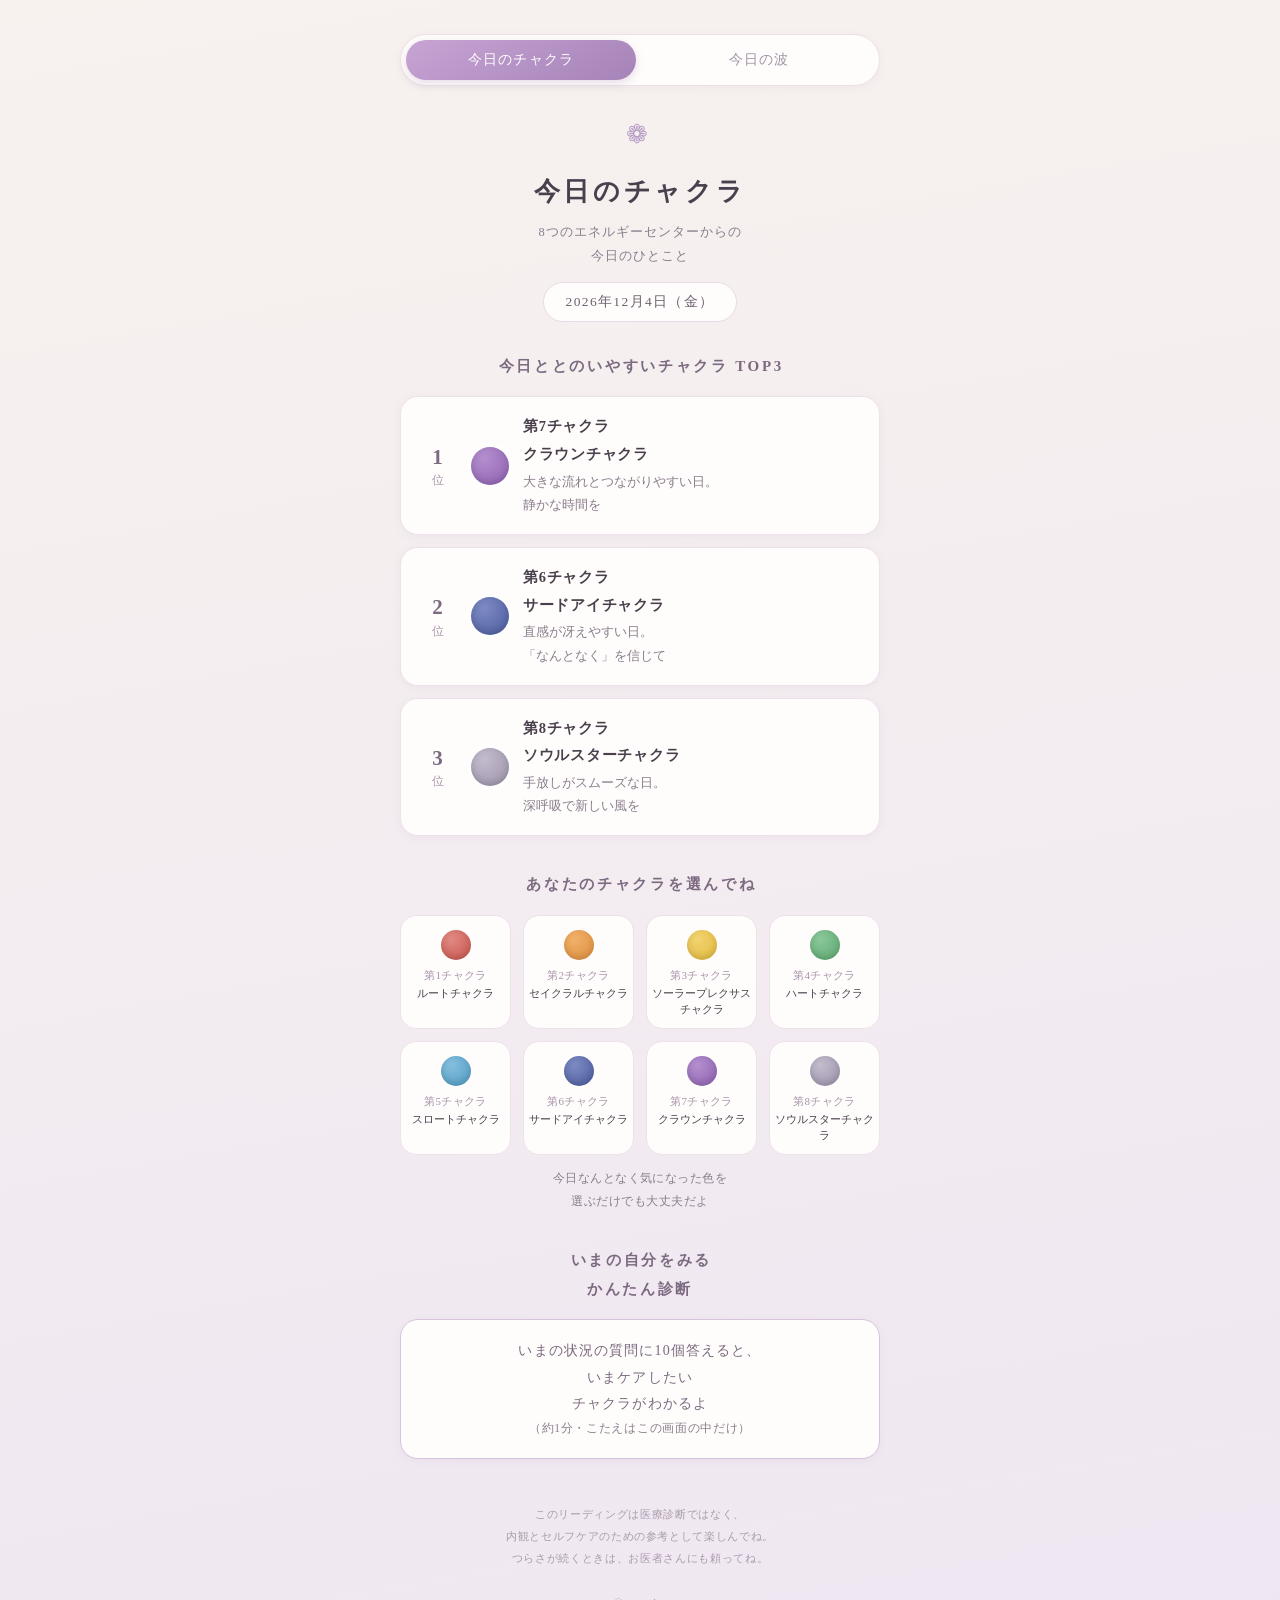
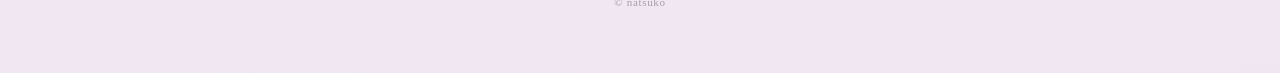
<file: index.html>
<!doctype html>
<html lang="ja">
<head>
<meta charset="utf-8">
<meta name="viewport" content="width=device-width, initial-scale=1">
<title>今日のチャクラ／今日の波｜なつこ式リーディング</title>
<meta name="description" content="8つのチャクラから届く、今日のひとこと。やさしい全肯定のチャクラだより。">
<style>
  :root{
    --bg1:#f7f2ee; --bg2:#efe6f2;
    --ink:#4a3f4c; --ink-soft:#8a7d8d;
    --card:#fffdfb; --line:#e8dde4;
  }
  *{margin:0;padding:0;box-sizing:border-box;}
  body{
    font-family:"Hiragino Mincho ProN","Yu Mincho","BIZ UDMincho",serif;
    background:linear-gradient(170deg,var(--bg1) 0%,var(--bg2) 100%);
    color:var(--ink); min-height:100vh; line-height:1.9;
    -webkit-font-smoothing:antialiased;
  }
  .wrap{max-width:520px;margin:0 auto;padding:34px 20px 60px;}

  /* ---- header ---- */
  header{text-align:center;margin-bottom:30px;}
  .lotus{font-size:26px;letter-spacing:6px;color:#b79cc6;}
  h1{font-size:26px;font-weight:600;letter-spacing:.14em;margin:8px 0 4px;}
  .subtitle{font-size:12.5px;color:var(--ink-soft);letter-spacing:.08em;}
  .today{margin-top:14px;display:inline-block;background:var(--card);
    border:1px solid #e6dbe8;border-radius:999px;padding:6px 22px;
    font-size:13.5px;letter-spacing:.1em;color:#6d5f70;}

  /* ---- section ---- */
  section{margin-bottom:34px;}
  .sec-title{font-size:15px;letter-spacing:.18em;text-align:center;color:#7c6a80;margin-bottom:16px;}
  .sec-title{text-indent:.18em;}

  /* ---- ranking ---- */
  .rank-card{background:var(--card);border:1px solid #eee2ea;border-radius:18px;
    padding:16px 18px;margin-bottom:12px;display:flex;align-items:center;gap:14px;
    box-shadow:0 2px 10px rgba(120,90,130,.06);}
  .rank-no{font-size:12px;color:#a793ab;letter-spacing:.08em;min-width:38px;text-align:center;line-height:1.4;}
  .rank-no strong{display:block;font-size:21px;color:#7c6a80;}
  .rank-dot{width:38px;height:38px;border-radius:50%;flex-shrink:0;
    box-shadow:inset 0 -3px 6px rgba(0,0,0,.12), 0 0 0 4px rgba(255,255,255,.7);}
  .rank-body{flex:1;}
  .rank-name{font-size:14.5px;font-weight:600;letter-spacing:.05em;}
  .rank-text{font-size:12.5px;color:var(--ink-soft);margin-top:2px;}

  /* ---- chakra chips ---- */
  .chips{display:grid;grid-template-columns:repeat(4,1fr);gap:12px;align-items:stretch;}
  .chip{background:var(--card);border:1px solid #eee2ea;border-radius:16px;
    padding:12px 4px 10px;text-align:center;cursor:pointer;transition:.2s;
    font-family:inherit;display:flex;flex-direction:column;align-items:center;}
  .chip:hover{transform:translateY(-2px);box-shadow:0 4px 14px rgba(120,90,130,.12);}
  .chip.active{border-color:#c9a9d6;box-shadow:0 4px 14px rgba(150,100,170,.18);}
  .chip .c-dot{width:30px;height:30px;border-radius:50%;margin:2px auto 8px;flex-shrink:0;
    box-shadow:inset 0 -3px 6px rgba(0,0,0,.12);}
  .chip .c-num{font-size:11px;color:#a793ab;letter-spacing:.03em;white-space:nowrap;}
  .chip .c-name{font-size:11px;color:var(--ink);margin-top:2px;letter-spacing:0;line-height:1.5;}
  .chip .c-my{font-size:10px;color:#c98bb0;display:none;}
  .chip.is-my .c-my{display:block;}
  .hint{font-size:12px;color:var(--ink-soft);text-align:center;margin-top:12px;letter-spacing:.04em;}

  /* ---- detail ---- */
  #detail{display:none;}
  .d-card{background:var(--card);border-radius:22px;overflow:hidden;
    border:1px solid #eee2ea;box-shadow:0 6px 24px rgba(120,90,130,.10);}
  .d-head{padding:26px 24px 20px;text-align:center;color:#fff;position:relative;}
  .d-head .d-alias{font-size:11.5px;opacity:.9;letter-spacing:.14em;}
  .d-head h2{font-size:22px;font-weight:600;letter-spacing:.1em;margin:4px 0 2px;}
  .d-head .d-sanskrit{font-size:12px;opacity:.85;letter-spacing:.1em;}
  .d-head .d-place{display:inline-block;margin-top:10px;font-size:11.5px;
    background:rgba(255,255,255,.22);border-radius:999px;padding:3px 14px;letter-spacing:.06em;}
  .d-body{padding:24px 22px 26px;}
  .d-keywords{text-align:center;font-size:12px;color:var(--ink-soft);letter-spacing:.1em;margin-bottom:18px;}
  .d-msg-label{font-size:12.5px;letter-spacing:.16em;color:#a084a8;text-align:center;margin-bottom:10px;}
  .d-msg{font-size:15.5px;line-height:2.15;background:#faf6f2;border-radius:14px;
    padding:18px 18px;letter-spacing:.02em;}
  .d-sub{margin-top:22px;}
  .d-sub h3{font-size:13px;letter-spacing:.14em;color:#7c6a80;margin-bottom:10px;text-align:center;}
  .sign-cols{display:grid;grid-template-columns:1fr 1fr;gap:10px;font-size:12px;}
  .sign-box{background:#faf6f2;border-radius:12px;padding:12px 12px;}
  .sign-box b{display:block;font-size:11.5px;color:#a084a8;margin-bottom:6px;letter-spacing:.08em;font-weight:600;}
  .sign-box ul{list-style:none;}
  .sign-box li{padding-left:1em;text-indent:-1em;color:#6d5f70;line-height:1.8;}
  .sign-box li::before{content:"・";color:#c9b6d3;}
  .care-grid{display:grid;grid-template-columns:1fr 1fr;gap:10px;}
  .care{background:#faf6f2;border-radius:12px;padding:12px 12px;font-size:12px;}
  .care b{display:block;font-size:11.5px;color:#a084a8;letter-spacing:.06em;margin-bottom:4px;font-weight:600;}
  .care span{color:#6d5f70;line-height:1.75;display:block;}
  .my-btn{display:block;width:100%;margin-top:22px;background:none;
    border:1px solid #d7c3de;color:#8b6f94;border-radius:999px;padding:11px;
    font-size:13px;letter-spacing:.12em;cursor:pointer;font-family:inherit;transition:.2s;}
  .my-btn:hover{background:#f4ecf6;}
  .my-btn.registered{border-color:#c98bb0;color:#c06a9c;}

  footer{margin-top:44px;text-align:center;font-size:11px;color:#a99cab;
    letter-spacing:.06em;line-height:2;}

  /* ---- diagnosis ---- */
  .diag-open-btn{display:block;width:100%;background:var(--card);
    border:1px solid #d7c3de;color:#7c6a80;border-radius:18px;padding:18px 16px;
    font-size:14px;letter-spacing:.08em;cursor:pointer;font-family:inherit;
    transition:.2s;line-height:1.9;box-shadow:0 2px 10px rgba(120,90,130,.06);}
  .diag-open-btn:hover{transform:translateY(-2px);box-shadow:0 4px 14px rgba(120,90,130,.14);}
  .diag-open-btn small{display:block;font-size:11.5px;color:var(--ink-soft);letter-spacing:.06em;}
  #diagBody{display:none;}
  .q-card{background:var(--card);border:1px solid #eee2ea;border-radius:16px;
    padding:14px 16px;margin-bottom:10px;}
  .q-text{font-size:13.5px;line-height:1.9;letter-spacing:.02em;}
  .q-text b{color:#a084a8;font-weight:600;font-size:11.5px;margin-right:8px;}
  .q-opts{display:grid;grid-template-columns:1fr 1fr 1fr;gap:8px;margin-top:10px;}
  .q-opts button{background:#faf6f2;border:1px solid #eee2ea;border-radius:999px;
    padding:8px 4px;font-size:11.5px;color:#6d5f70;cursor:pointer;
    font-family:inherit;letter-spacing:.02em;transition:.15s;}
  .q-opts button.sel{background:#efe2f2;border-color:#c9a9d6;color:#7c5a86;}
  .diag-btn{display:block;width:100%;margin-top:14px;
    background:linear-gradient(150deg,#c8a4d4,#a583b8);color:#fff;border:none;
    border-radius:999px;padding:14px;font-size:14px;letter-spacing:.16em;
    cursor:pointer;font-family:inherit;box-shadow:0 4px 14px rgba(150,100,170,.25);transition:.2s;}
  .diag-btn:hover{transform:translateY(-1px);}
  .diag-note{font-size:11.5px;color:var(--ink-soft);text-align:center;margin-top:10px;letter-spacing:.04em;}
  #diagResult{display:none;margin-top:18px;}
  .dr-card{background:var(--card);border:1px solid #eee2ea;border-radius:20px;
    overflow:hidden;box-shadow:0 6px 24px rgba(120,90,130,.10);}
  .dr-head{padding:20px 20px 16px;text-align:center;color:#fff;}
  .dr-head .dr-label{font-size:11.5px;opacity:.92;letter-spacing:.14em;}
  .dr-head h3{font-size:19px;font-weight:600;letter-spacing:.08em;margin-top:4px;}
  .dr-body{padding:18px 20px 22px;}
  .dr-msg{font-size:14px;line-height:2.1;background:#faf6f2;border-radius:12px;padding:14px 16px;}
  .dr-second{font-size:12px;color:var(--ink-soft);text-align:center;margin-top:12px;letter-spacing:.04em;}
  .dr-jump{display:block;width:100%;margin-top:14px;background:none;
    border:1px solid #d7c3de;color:#8b6f94;border-radius:999px;padding:11px;
    font-size:12.5px;letter-spacing:.1em;cursor:pointer;font-family:inherit;transition:.2s;}
  .dr-jump:hover{background:#f4ecf6;}
  #drCareWrap{margin-top:18px;}
  .dr-care-title{font-size:12px;letter-spacing:.12em;color:#a084a8;text-align:center;margin-bottom:10px;}
  .dr-bridge{margin-top:20px;padding:16px 16px 14px;border-radius:14px;
    background:linear-gradient(160deg,#f7eef5,#f1ecf7);border:1px solid #ecdff0;
    font-size:12.5px;line-height:2;color:#7c6a80;text-align:center;letter-spacing:.02em;}
  .dr-bridge .dr-bridge-heart{font-size:15px;color:#c98bb0;display:block;margin-bottom:4px;}

  /* ---- タブ切り替え ---- */
  .tab-nav{display:flex;gap:8px;margin-bottom:24px;background:var(--card);
    border:1px solid #eee2ea;border-radius:999px;padding:5px;
    box-shadow:0 2px 10px rgba(120,90,130,.06);}
  .tab-btn{flex:1;border:none;background:none;font-family:inherit;
    font-size:13.5px;letter-spacing:.08em;color:#a093a5;padding:11px 4px;
    border-radius:999px;cursor:pointer;transition:.2s;}
  .tab-btn.active{background:linear-gradient(150deg,#c8a4d4,#a583b8);color:#fff;
    box-shadow:0 3px 10px rgba(150,100,170,.22);}
  #viewNami{display:none;}

  /* ---- 今日の波 ---- */
  .mark{font-size:24px;letter-spacing:6px;color:#9db4cf;}
  #birthView{display:none;}
  .birth-card{background:var(--card);border:1px solid #eee2ea;border-radius:20px;
    padding:26px 22px;box-shadow:0 4px 18px rgba(120,90,130,.08);text-align:center;}
  .birth-card p{font-size:13.5px;color:#6d5f70;margin-bottom:16px;line-height:2.1;}
  .birth-selects{display:flex;gap:8px;justify-content:center;margin-bottom:18px;}
  .birth-selects select{font-family:inherit;font-size:14px;color:var(--ink);
    background:#faf6f2;border:1px solid #e6dbe8;border-radius:12px;padding:10px 8px;}
  .birth-btn{display:block;width:100%;
    background:linear-gradient(150deg,#a8bcd8,#8f9fd0);color:#fff;border:none;
    border-radius:999px;padding:14px;font-size:14px;letter-spacing:.16em;
    cursor:pointer;font-family:inherit;box-shadow:0 4px 14px rgba(120,140,190,.25);transition:.2s;}
  .birth-btn:hover{transform:translateY(-1px);}
  .birth-note{font-size:11px;color:var(--ink-soft);margin-top:12px;letter-spacing:.04em;}
  #mainView{display:none;}
  .sign-line{text-align:center;font-size:12.5px;color:var(--ink-soft);
    letter-spacing:.1em;margin-bottom:22px;}
  .num-card{background:var(--card);border:1px solid #eee2ea;border-radius:22px;
    padding:24px 20px 20px;box-shadow:0 4px 18px rgba(120,90,130,.08);text-align:center;}
  .num-label{font-size:12px;letter-spacing:.16em;color:#a084a8;}
  .num-big{font-size:44px;font-weight:600;color:#7c6a80;line-height:1.3;}
  .num-keyword{font-size:15px;letter-spacing:.14em;color:var(--ink);margin-bottom:6px;}
  .wave-box{margin-top:14px;}
  .wave-box svg{width:100%;height:auto;display:block;}
  .wave-caption{font-size:11.5px;color:var(--ink-soft);margin-top:6px;letter-spacing:.06em;}
  .sky-grid{display:grid;grid-template-columns:1fr 1fr;gap:12px;}
  .sky-card{background:var(--card);border:1px solid #eee2ea;border-radius:18px;
    padding:16px 14px;text-align:center;box-shadow:0 2px 10px rgba(120,90,130,.06);}
  .sky-icon{font-size:26px;line-height:1.4;}
  .sky-name{font-size:13px;letter-spacing:.1em;color:var(--ink);margin:2px 0 6px;}
  .sky-text{font-size:11.5px;color:var(--ink-soft);line-height:1.9;text-align:left;}
  .msg-card{background:var(--card);border:1px solid #eee2ea;border-radius:20px;
    padding:20px 20px;box-shadow:0 2px 10px rgba(120,90,130,.06);}
  .msg-card + .msg-card{margin-top:12px;}
  .msg-head{font-size:12px;letter-spacing:.14em;color:#a084a8;text-align:center;margin-bottom:8px;}
  .msg-body{font-size:14px;line-height:2.15;letter-spacing:.02em;}
  .chakra-card{border-radius:22px;overflow:hidden;background:var(--card);
    border:1px solid #eee2ea;box-shadow:0 6px 24px rgba(120,90,130,.10);}
  .chakra-head{padding:20px 20px 16px;text-align:center;color:#fff;}
  .chakra-head .ch-label{font-size:11.5px;opacity:.92;letter-spacing:.14em;}
  .chakra-head h3{font-size:19px;font-weight:600;letter-spacing:.08em;margin-top:4px;}
  .chakra-head .ch-kw{font-size:11.5px;opacity:.9;letter-spacing:.1em;margin-top:2px;}
  .chakra-body{padding:18px 18px 20px;}
  .chakra-link{display:block;text-align:center;margin-top:14px;font-size:12px;
    color:#8b6f94;letter-spacing:.06em;cursor:pointer;}
  .bridge{margin-top:8px;padding:16px 16px 14px;border-radius:14px;
    background:linear-gradient(160deg,#f7eef5,#f1ecf7);border:1px solid #ecdff0;
    font-size:12.5px;line-height:2;color:#7c6a80;text-align:center;letter-spacing:.02em;}
  .bridge .bridge-heart{font-size:15px;color:#c98bb0;display:block;margin-bottom:4px;}

  /* ---- 自分への矢印ノート ---- */
  .note-card{background:var(--card);border:1px solid #eee2ea;border-radius:20px;
    padding:20px 18px;box-shadow:0 2px 10px rgba(120,90,130,.06);}
  .note-lead{font-size:12.5px;color:#6d5f70;line-height:2;margin-bottom:14px;text-align:center;}
  .note-field{display:block;margin-bottom:12px;}
  .note-field b{display:block;font-size:12px;color:#a084a8;letter-spacing:.1em;margin-bottom:4px;font-weight:600;}
  .note-field textarea{width:100%;font-family:inherit;font-size:13.5px;color:var(--ink);
    background:#faf6f2;border:1px solid #e6dbe8;border-radius:12px;padding:10px 12px;
    line-height:1.8;resize:vertical;}
  .note-field textarea::placeholder{color:#b9adbb;font-size:12px;}
  #noteResult{display:none;}
  .note-res-label{font-size:12px;letter-spacing:.14em;color:#a084a8;text-align:center;margin-bottom:12px;}
  .note-echo-row{background:#faf6f2;border-radius:12px;padding:10px 12px;margin-bottom:8px;font-size:13px;line-height:1.9;}
  .note-echo-row b{color:#a084a8;font-size:11.5px;letter-spacing:.08em;margin-right:8px;font-weight:600;}
  .note-echo-row span{color:var(--ink);white-space:pre-wrap;}
  .note-arrow-msg{font-size:13.5px;line-height:2.1;background:linear-gradient(160deg,#f7eef5,#f1ecf7);
    border-radius:12px;padding:14px 14px;margin-top:12px;}
  .note-practice{font-size:12px;color:#7c6a80;line-height:2;margin-top:12px;text-align:center;}
  .note-privacy{font-size:11px;color:#a99cab;text-align:center;margin-top:10px;letter-spacing:.04em;}
  .reset-line{text-align:center;margin-top:26px;}
  .reset-line button{background:none;border:none;font-family:inherit;
    font-size:11.5px;color:#a99cab;letter-spacing:.06em;cursor:pointer;text-decoration:underline;}
</style>
</head>
<body>
<div class="wrap">

  <nav class="tab-nav">
    <button type="button" id="tabChakra" class="tab-btn active">今日のチャクラ</button>
    <button type="button" id="tabNami" class="tab-btn">今日の波</button>
  </nav>

  <div id="viewChakra">

  <header>
    <div class="lotus">❁</div>
    <h1>今日のチャクラ</h1>
    <p class="subtitle">8つのエネルギーセンターからの<br>今日のひとこと</p>
    <div class="today" id="todayLabel"></div>
  </header>

  <section>
    <h2 class="sec-title">今日ととのいやすいチャクラ TOP3</h2>
    <div id="ranking"></div>
  </section>

  <section>
    <h2 class="sec-title">あなたのチャクラを選んでね</h2>
    <div class="chips" id="chips"></div>
    <p class="hint">今日なんとなく気になった色を<br>選ぶだけでも大丈夫だよ</p>
  </section>

  <section id="diagnosis">
    <h2 class="sec-title">いまの自分をみる<br>かんたん診断</h2>
    <button class="diag-open-btn" id="diagOpenBtn" type="button">
      いまの状況の質問に10個答えると、<br>いまケアしたい<br>チャクラがわかるよ
      <small>（約1分・こたえはこの画面の中だけ）</small>
    </button>
    <div id="diagBody">
      <div id="qList"></div>
      <button class="diag-btn" id="diagRunBtn" type="button">診断結果をみる</button>
      <p class="diag-note" id="diagNote">いまのあなたにいちばん近いものを、直感で選んでね</p>
      <div id="diagResult">
        <div class="dr-card">
          <div class="dr-head" id="drHead">
            <p class="dr-label">いまいちばんケアしてあげたいのは</p>
            <h3 id="drName"></h3>
          </div>
          <div class="dr-body">
            <p class="dr-msg" id="drMsg"></p>
            <div id="drCareWrap">
              <p class="dr-care-title">今日できる、やさしいセルフケア</p>
              <div class="care-grid" id="drCare"></div>
            </div>
            <p class="dr-second" id="drSecond"></p>
            <button class="dr-jump" id="drJump" type="button">このチャクラの「今日のひとこと」を見る</button>
            <div class="dr-bridge" id="drBridge">
              <span class="dr-bridge-heart">♡</span>
              この結果が、少し心に触れたなら。<br>
              よかったら、今日のあなたのチャクラを、<br>トークでそっと教えてね。<br>
              あなたのことを、もっと知れたら うれしいな。
            </div>
          </div>
        </div>
      </div>
    </div>
  </section>

  <section id="detail">
    <div class="d-card">
      <div class="d-head" id="dHead">
        <p class="d-alias" id="dAlias"></p>
        <h2 id="dName"></h2>
        <p class="d-sanskrit" id="dSanskrit"></p>
        <span class="d-place" id="dPlace"></span>
      </div>
      <div class="d-body">
        <p class="d-keywords" id="dKeywords"></p>

        <p class="d-msg-label">─ 今日のひとこと ─</p>
        <p class="d-msg" id="dMsg"></p>

        <div class="d-sub">
          <h3>このチャクラのサイン</h3>
          <div class="sign-cols">
            <div class="sign-box">
              <b>満ちているとき</b>
              <ul id="dOpen"></ul>
            </div>
            <div class="sign-box">
              <b>ゆらいでいるとき</b>
              <ul id="dClose"></ul>
            </div>
          </div>
        </div>

        <div class="d-sub">
          <h3>今日のセルフケア</h3>
          <div class="care-grid" id="dCare"></div>
        </div>

        <button class="my-btn" id="myBtn" type="button"></button>
      </div>
    </div>
  </section>

  <footer>
    このリーディングは医療診断ではなく、<br>
    内観とセルフケアのための参考として楽しんでね。<br>
    つらさが続くときは、お医者さんにも頼ってね。<br><br>
    © natsuko
  </footer>

  </div><!-- /viewChakra -->

  <div id="viewNami">
    <header>
      <div class="mark">〜</div>
      <h1>今日の波</h1>
      <p class="subtitle">なつこ式エネルギーリーディング</p>
      <div class="today" id="todayLabelNami"></div>
    </header>

    <div id="birthView">
      <div class="birth-card">
        <p>あなたの生まれた日から、<br>今日のエネルギーの波を読みます。<br>生年月日を教えてね。</p>
        <div class="birth-selects">
          <select id="selYear" aria-label="年"></select>
          <select id="selMonth" aria-label="月"></select>
          <select id="selDay" aria-label="日"></select>
        </div>
        <button class="birth-btn" id="birthBtn" type="button">今日の波をみる</button>
        <p class="birth-note">生年月日はあなたのスマホの中にだけ残ります。<br>どこにも送信されないから、安心してね。</p>
      </div>
    </div>

    <div id="mainView">
      <p class="sign-line" id="signLine"></p>

      <section>
        <div class="num-card">
          <p class="num-label">今日のあなたの数字</p>
          <p class="num-big" id="pdNum">-</p>
          <p class="num-keyword" id="pdKeyword"></p>
          <div class="wave-box">
            <svg id="waveSvg" viewBox="0 0 320 110" aria-label="あなたのエネルギーの波"></svg>
            <p class="wave-caption" id="waveCaption"></p>
          </div>
        </div>
      </section>

      <section>
        <h2 class="sec-title">今日の空模様</h2>
        <div class="sky-grid">
          <div class="sky-card">
            <div class="sky-icon" id="moonIcon"></div>
            <p class="sky-name" id="moonName"></p>
            <p class="sky-text" id="moonText"></p>
          </div>
          <div class="sky-card">
            <div class="sky-icon" id="planetIcon"></div>
            <p class="sky-name" id="planetName"></p>
            <p class="sky-text" id="planetText"></p>
          </div>
        </div>
      </section>

      <section>
        <h2 class="sec-title">今日のあなたへ</h2>
        <div class="msg-card">
          <p class="msg-body" id="mainMsg"></p>
        </div>
        <div class="msg-card">
          <p class="msg-head">今日はこう構えるとラク</p>
          <p class="msg-body" id="allowMsg"></p>
        </div>
        <div class="msg-card">
          <p class="msg-head">そっと挑戦してみること</p>
          <p class="msg-body" id="tryMsg"></p>
        </div>
      </section>

      <section>
        <h2 class="sec-title">今日整えたいチャクラ</h2>
        <div class="chakra-card">
          <div class="chakra-head" id="chHead">
            <p class="ch-label" id="chLabel">今日の波とつながっているのは</p>
            <h3 id="chName"></h3>
            <p class="ch-kw" id="chKw"></p>
          </div>
          <div class="chakra-body">
            <div class="care-grid" id="chCare"></div>
            <a class="chakra-link" id="namiToChakra" href="#">チャクラをもっと知りたい日は「今日のチャクラ」へ →</a>
          </div>
        </div>
      </section>

      <section>
        <h2 class="sec-title">今日の自分に、矢印を向ける</h2>
        <div class="note-card" id="noteInput">
          <p class="note-lead">今日の波を知ったら、最後はあなた自身へ。<br>いまの こころ・あたま・からだ にあるものを、<br>そのまま置いていってね。<br>正しい言葉じゃなくて大丈夫だよ。</p>
          <label class="note-field"><b>こころ（いまの気持ち）</b>
            <textarea id="noteKokoro" rows="2" placeholder="例：なんだかそわそわ。少しうれしい気もする"></textarea></label>
          <label class="note-field"><b>あたま（考えていること）</b>
            <textarea id="noteAtama" rows="2" placeholder="例：明日の予定のことが、ぐるぐるしてる"></textarea></label>
          <label class="note-field"><b>からだ（感じていること）</b>
            <textarea id="noteKarada" rows="2" placeholder="例：肩が重たい。目がつかれてる"></textarea></label>
          <button class="birth-btn" id="noteBtn" type="button">今日の矢印をつくる</button>
          <p class="note-privacy" id="noteHint">ぜんぶ書かなくても、ひとことだけでも大丈夫</p>
        </div>
        <div id="noteResult">
          <div class="note-card">
            <p class="note-res-label">今日、矢印を向けてあげたいあなた</p>
            <div id="noteEcho"></div>
            <p class="note-arrow-msg" id="noteArrowMsg"></p>
            <p class="note-practice">今日の合図：ふと思い出したら、深呼吸をひとつして、胸に手を当てる。<br>それが「自分に矢印を向ける」合図だよ。</p>
            <button class="dr-jump" id="noteEditBtn" type="button">書きなおす</button>
          </div>
        </div>
        <p class="note-privacy">書いたことはあなたのスマホの中にだけ残るよ。どこにも送信されないからね。</p>
      </section>

      <section>
        <div class="bridge">
          <span class="bridge-heart">♡</span>
          今日の波が、少し心に触れたなら。<br>
          よかったら、今日のあなたの数字を、<br>なつこAIにトークでそっと教えてね。<br>
          あなたのことを、もっと知れたら うれしいな。
        </div>
      </section>

      <div class="reset-line">
        <button type="button" id="resetBirth">生年月日をなおす</button>
      </div>
    </div>

    <footer>
      このリーディングは、毎日をやさしく過ごすための参考として楽しんでね。<br>
      未来を決めつけるものではないよ。<br>
      つらさが続くときは、お医者さんにも頼ってね。<br><br>
      © natsuko
    </footer>
  </div><!-- /viewNami -->

</div>

<script>
const CHAKRAS = [
  {
    no:1, name:"ルートチャクラ", alias:"第1チャクラ", sanskrit:"ムーラダーラ（根・支えるもの）",
    color:"#c9524a", light:"#e08a83",
    place:"尾てい骨のあたり", keywords:"安心 ・ 土台 ・ 生きる力",
    open:["地に足がついている","深いところからの安心感","生きる意欲が湧く"],
    close:["理由のない不安・あせり","からだが重い、疲れやすい","人の意見に流されやすい"],
    care:{
      food:"ゴボウやニンジンなどの根菜、トマトや赤いりんご。土の恵みをゆっくり味わって",
      stone:"ルビー、ヘマタイト、タイガーアイなど赤や茶色の石",
      aroma:"シダーウッド、パチュリ、ベチバー。深く重い香りが土台を支えてくれる",
      sound:"ソルフェジオ周波数 396Hz"
    },
    rankText:"安心の土台が育ちやすい日。あたたかい食事と休息を",
    msgs:[
      "今日は、あたたかいごはんをゆっくり食べることが、いちばんの魔法。ちゃんと食べて、ちゃんと眠る。それだけで土台は育っていくよ。",
      "不安が顔を出す日は、足の裏を感じてみて。地面はいつでも、あなたを支えてくれているよ。",
      "がんばって強くならなくて大丈夫。「ここにいていい」って感じられる場所に、少しだけ長くいてあげてね。",
      "今日のあなたに必要なのは、特別なことじゃなくて「いつもの安心」。お気に入りの場所で、ほっとひと息つこう。",
      "焦らなくていいよ。根っこが育つのは、いつも見えないところから。今日のあなたも、ちゃんと育ってる。"
    ]
  },
  {
    no:2, name:"セイクラルチャクラ", alias:"第2チャクラ", sanskrit:"スヴァディスターナ（甘さ）",
    color:"#e08e3c", light:"#f0b06a",
    place:"おへその下のあたり", keywords:"よろこび ・ 感情 ・ 創造",
    open:["人生を楽しいと感じられる","感情を素直に表現できる","小さなことにも喜びを見つけられる"],
    close:["楽しむことに罪悪感がある","感情にふたをしてしまう","なにかに頼りすぎてしまう"],
    care:{
      food:"オレンジやマンゴーなどのフルーツ。みずみずしさが心をゆるめてくれる",
      stone:"カーネリアン、シトリン、ムーンストーンなどオレンジ系の石",
      aroma:"ジャスミン、イランイラン。よろこびの感覚を思い出させてくれる香り",
      sound:"ソルフェジオ周波数 417Hz"
    },
    rankText:"よろこびのアンテナが敏感な日。「好き」を大切に",
    msgs:[
      "「楽しい」を選ぶことに、理由はいらないよ。今日は自分がよろこぶことを、ひとつだけ許してあげて。",
      "泣きたいときは泣いていいし、笑いたいときは笑っていい。感情に良いも悪いもないからね。",
      "今日は五感がよろこぶものを。おいしいもの、いい香り、好きな音楽。小さな「心地いい」が明日のエネルギーになるよ。",
      "がまんが続いていたら、それに気づけただけで花マル。今日は少しだけ、自分を甘やかしてみてね。",
      "あなたの「好き」は、あなただけのもの。誰かと比べなくていいんだよ。"
    ]
  },
  {
    no:3, name:"ソーラープレクサスチャクラ", alias:"第3チャクラ", sanskrit:"マニプーラ（光る宝石）",
    color:"#e3b93a", light:"#f2d372",
    place:"みぞおちのあたり", keywords:"自信 ・ 意志 ・ 勇気",
    open:["自分で決められる","自分に価値があると感じられる","前向きに一歩を踏み出せる"],
    close:["人任せにしてしまう","批判が必要以上に気になる","胃のあたりが重く感じる"],
    care:{
      food:"レモンやグレープフルーツ、バナナなど黄色い食材。消化にもやさしく",
      stone:"イエローオパール、サンストーン。太陽の力を貸してくれる石",
      aroma:"ジュニパー、グレープフルーツ。気持ちをすっきり軽くしてくれる香り",
      sound:"ソルフェジオ周波数 528Hz"
    },
    rankText:"自分で決める力が湧きやすい日。小さな一歩を",
    msgs:[
      "小さな「決める」を大切にする日。今日のお昼ごはん、着る服。自分で選べたら、それがもう自信の種だよ。",
      "誰かの正解より、あなたの本音。今日は「わたしはこう思う」を、心の中でつぶやくだけでもいいからね。",
      "うまくいかない日があっても、あなたの価値は1ミリも減らないよ。おなかを温めて、ゆっくりしてね。",
      "今日はほんの少し、勇気の日。ずっと気になっていたことに、一歩だけ近づいてみるのもいいかも。",
      "人に譲ってばかりだったな、と思ったら、今日はあなたの番。自分の気持ちを先に聞いてあげてね。"
    ]
  },
  {
    no:4, name:"ハートチャクラ", alias:"第4チャクラ", sanskrit:"アナハータ（衝突のない）",
    color:"#5aa86e", light:"#8cc79a",
    place:"胸の中央", keywords:"愛 ・ つながり ・ ゆるし",
    open:["ありのままの自分を受け入れられる","人のいいところが見える","与えることも受け取ることも心地いい"],
    close:["愛されているか不安になる","人と親密になるのがこわい","呼吸が浅くなっている"],
    care:{
      food:"ブロッコリーやほうれん草など緑の野菜。心とからだを整えてくれる",
      stone:"ローズクォーツ、エメラルド、ヒスイ。愛と癒しの石",
      aroma:"ローズ、ベルガモット。心をまるごとあたたかく包んでくれる香り",
      sound:"ソルフェジオ周波数 639Hz"
    },
    rankText:"心がひらきやすい日。「ありがとう」が循環するよ",
    msgs:[
      "深呼吸をひとつ。愛は空気みたいに、いつでもあなたのまわりにあるよ。",
      "今日は「ありがとう」をひとつ、声に出してみて。言った自分の胸が、いちばんあたたかくなるから。",
      "受け取ることも、愛のかたち。今日は素直に「うれしい」って受け取ってみてね。",
      "誰かに優しくできなかった日も、大丈夫。まずは自分に優しく。順番はそれでいいんだよ。",
      "人との距離に疲れたら、少し離れてもいい。離れることも、大切にすることのひとつだよ。"
    ]
  },
  {
    no:5, name:"スロートチャクラ", alias:"第5チャクラ", sanskrit:"ヴィシュダ（浄化）",
    color:"#4f9bc4", light:"#85bedd",
    place:"喉のあたり", keywords:"表現 ・ ことば ・ 正直",
    open:["本音を心地よく伝えられる","会話や創作が楽しい","声にハリがある"],
    close:["言いたいことを飲み込んでしまう","喉がつまる感じがする","本当の自分を出せていない気がする"],
    care:{
      food:"海藻や青魚、あたたかいハーブティー。ことばの通り道をうるおして",
      stone:"アクアマリン、ソーダライト、ターコイズなど青い石",
      aroma:"カモミール、ペパーミント。のどと心をすっと軽くしてくれる香り",
      sound:"ソルフェジオ周波数 741Hz"
    },
    rankText:"ことばが届きやすい日。本音をひとつ言葉に",
    msgs:[
      "言えなかった言葉があるなら、まずはノートに書いてみて。声にする前の練習も、立派な自己表現だよ。",
      "今日は「ほんとうはこうしたい」を、ひとつだけ言葉にしてみる日。小さな声でも、ちゃんと届くよ。",
      "のどが乾いたら、あたたかいハーブティーを。ことばの通り道を、やさしく潤してあげてね。",
      "うまく話せなくても大丈夫。あなたのペースで紡いだ言葉が、いちばんあなたらしいから。",
      "今日は好きな歌を口ずさんでみて。声を出すことそのものが、心の浄化になるよ。"
    ]
  },
  {
    no:6, name:"サードアイチャクラ", alias:"第6チャクラ", sanskrit:"アージュニャー（第三の目）",
    color:"#4a5a9e", light:"#7d8ac2",
    place:"眉間のあたり", keywords:"直感 ・ ビジョン ・ 知恵",
    open:["直感がすっと降りてくる","ものごとを落ち着いて見られる","美しいものに心が動く"],
    close:["考えすぎて頭が疲れている","集中しづらい","先のことばかり心配になる"],
    care:{
      food:"ブルーベリーやプルーンなど濃い青の食べもの。新鮮なお水も忘れずに",
      stone:"ラピスラズリ、アメジスト、カイヤナイトなど藍色の石",
      aroma:"ローズマリー、ジュニパー。頭をクリアにしてくれる香り",
      sound:"ソルフェジオ周波数 852Hz"
    },
    rankText:"直感が冴えやすい日。「なんとなく」を信じて",
    msgs:[
      "「なんとなくこっち」の感覚、今日は信じてみて。あなたの直感は、あなたの味方だよ。",
      "考えすぎて疲れたら、目を閉じて3回深呼吸。答えは静けさの中で待っていてくれるよ。",
      "今日は美しいものを見る日。空でも花でも絵でもいい。美しさは魂のごはんだからね。",
      "頭の中がぐるぐるする日は、紙に全部書き出してみて。見えてくるものがきっとあるよ。",
      "未来のことは、今わからなくて大丈夫。今日見えているものを、ただ丁寧に見つめてみてね。"
    ]
  },
  {
    no:7, name:"クラウンチャクラ", alias:"第7チャクラ", sanskrit:"サハスラーラ（千倍）",
    color:"#8d5fb0", light:"#b48fce",
    place:"頭のてっぺん", keywords:"霊性 ・ ゆだねる ・ 大いなる流れ",
    open:["大きな流れに守られている感覚がある","自分の人生の意味を感じられる","心が静かで満ちている"],
    close:["達成感や充実感が得られない","直感がにぶっている気がする","ひとりで抱え込んでいる"],
    care:{
      food:"白湯やデトックスティーで、からだの中を軽やかに。食べすぎない日もいいね",
      stone:"アメジスト、水晶。心とからだの調和をもたらす石",
      aroma:"フランキンセンス、ラベンダー。祈りの時間に寄り添う神聖な香り",
      sound:"ソルフェジオ周波数 963Hz"
    },
    rankText:"大きな流れとつながりやすい日。静かな時間を",
    msgs:[
      "がんばってもどうにもならないことは、いったん宇宙にお任せ。ゆだねることは、あきらめじゃないよ。",
      "今日は少しだけ静かな時間を。目を閉じるだけの1分が、あなたを深いところから整えてくれるよ。",
      "あなたがここにいること、それ自体に意味があるよ。何かを成し遂げなくても、存在そのものが尊いの。",
      "答えを急がなくていい日。空を見上げて、大きな流れの中にいる自分を感じてみてね。",
      "今日の出来事は、ぜんぶ必要なタイミングでやってくる。安心して、目の前のことをひとつずつね。"
    ]
  },
  {
    no:8, name:"ソウルスターチャクラ", alias:"第8チャクラ", sanskrit:"チャンドラ（月のチャクラ）",
    color:"#9a90a8", light:"#c3bccd",
    place:"頭上30cmほどの空間", keywords:"魂 ・ 宇宙とのつながり ・ 手放し",
    open:["すっと手放せる","深い充実感・至福感がある","不思議と導かれている感じがする"],
    close:["手放したいのに握りしめてしまう","新しい気づきが入ってこない","理屈で考えすぎてしまう"],
    care:{
      food:"自然の恵みをそのままに。無農薬の野菜や、新鮮な空気を胸いっぱいに",
      stone:"クリアクォーツ、ラブラドライト、グレームーンストーン",
      aroma:"ローズウッド、シダーウッド、ネロリ。8つのチャクラを統合してくれる香り",
      sound:"ソルフェジオ周波数 174Hz"
    },
    rankText:"手放しがスムーズな日。深呼吸で新しい風を",
    msgs:[
      "手放したいものがあるなら、「ありがとう」と一緒にそっと置いていこう。空いた場所に、新しい光が入ってくるよ。",
      "今日は窓を開けて、新しい空気を胸いっぱいに。あなたの魂も、深呼吸したがっているよ。",
      "あなたの中には、あなたよりずっと大きな知恵が流れてる。だから大丈夫、ちゃんと導かれてるよ。",
      "意味がわからない出来事も、あとから「あのためだったんだ」に変わることがある。今日は流れを信頼してみてね。",
      "何もしない時間も、魂にとっては大切なお仕事。ぼーっとする自分に、OKを出してあげてね。"
    ]
  }
];

/* ---- 日付シード（毎日同じ結果、日が変わると変わる） ---- */
const now = new Date();
const seedNum = now.getFullYear()*10000 + (now.getMonth()+1)*100 + now.getDate();
function mulberry32(a){
  return function(){
    a |= 0; a = a + 0x6D2B79F5 | 0;
    let t = Math.imul(a ^ a >>> 15, 1 | a);
    t = t + Math.imul(t ^ t >>> 7, 61 | t) ^ t;
    return ((t ^ t >>> 14) >>> 0) / 4294967296;
  };
}
const rand = mulberry32(seedNum);
const dayOfYear = Math.floor((now - new Date(now.getFullYear(),0,0)) / 86400000);

/* ---- 今日の日付表示 ---- */
const WEEK = ["日","月","火","水","木","金","土"];
document.getElementById("todayLabel").textContent =
  `${now.getFullYear()}年${now.getMonth()+1}月${now.getDate()}日（${WEEK[now.getDay()]}）`;

/* ---- ランキング TOP3 ---- */
const order = CHAKRAS.map((_,i)=>i);
for(let i=order.length-1;i>0;i--){
  const j = Math.floor(rand()*(i+1));
  [order[i],order[j]] = [order[j],order[i]];
}
const rankEl = document.getElementById("ranking");
order.slice(0,3).forEach((idx,pos)=>{
  const c = CHAKRAS[idx];
  const div = document.createElement("div");
  div.className = "rank-card";
  div.innerHTML = `
    <div class="rank-no"><strong>${pos+1}</strong>位</div>
    <div class="rank-dot" style="background:radial-gradient(circle at 35% 30%, ${c.light}, ${c.color})"></div>
    <div class="rank-body">
      <p class="rank-name">${c.alias}<br>${c.name}</p>
      <p class="rank-text">${c.rankText.replace("。", "。<br>")}</p>
    </div>`;
  div.style.cursor = "pointer";
  div.addEventListener("click", ()=>selectChakra(idx, true));
  rankEl.appendChild(div);
});

/* ---- チップ一覧 ---- */
const MY_KEY = "natsuko_my_chakra";
const chipsEl = document.getElementById("chips");
CHAKRAS.forEach((c,idx)=>{
  const b = document.createElement("button");
  b.type = "button";
  b.className = "chip";
  b.id = `chip-${idx}`;
  b.innerHTML = `
    <div class="c-dot" style="background:radial-gradient(circle at 35% 30%, ${c.light}, ${c.color})"></div>
    <div class="c-num">${c.alias}</div>
    <div class="c-name">${c.name}</div>
    <div class="c-my">♡ マイチャクラ</div>`;
  b.addEventListener("click", ()=>selectChakra(idx, true));
  chipsEl.appendChild(b);
});

/* ---- 詳細表示 ---- */
let currentIdx = null;
function selectChakra(idx, scroll){
  currentIdx = idx;
  const c = CHAKRAS[idx];
  document.querySelectorAll(".chip").forEach(el=>el.classList.remove("active"));
  document.getElementById(`chip-${idx}`).classList.add("active");

  document.getElementById("dHead").style.background =
    `linear-gradient(150deg, ${c.light} 0%, ${c.color} 100%)`;
  document.getElementById("dAlias").textContent = c.alias;
  document.getElementById("dName").textContent = c.name;
  document.getElementById("dSanskrit").textContent = c.sanskrit;
  document.getElementById("dPlace").textContent = `場所：${c.place}`;
  document.getElementById("dKeywords").textContent = c.keywords;

  const msg = c.msgs[(dayOfYear + idx*3) % c.msgs.length];
  document.getElementById("dMsg").textContent = msg;

  document.getElementById("dOpen").innerHTML  = c.open.map(t=>`<li>${t}</li>`).join("");
  document.getElementById("dClose").innerHTML = c.close.map(t=>`<li>${t}</li>`).join("");

  document.getElementById("dCare").innerHTML = `
    <div class="care"><b>たべもの</b><span>${c.care.food}</span></div>
    <div class="care"><b>パワーストーン</b><span>${c.care.stone}</span></div>
    <div class="care"><b>アロマ</b><span>${c.care.aroma}</span></div>
    <div class="care"><b>おと</b><span>${c.care.sound}</span></div>`;

  updateMyBtn();
  const d = document.getElementById("detail");
  d.style.display = "block";
  if(scroll) d.scrollIntoView({behavior:"smooth", block:"start"});
}

/* ---- マイチャクラ ---- */
function updateMyBtn(){
  const my = localStorage.getItem(MY_KEY);
  const btn = document.getElementById("myBtn");
  document.querySelectorAll(".chip").forEach((el,i)=>
    el.classList.toggle("is-my", String(i) === my));
  if(String(currentIdx) === my){
    btn.textContent = "♡ マイチャクラに登録済み（タップで解除）";
    btn.classList.add("registered");
  }else{
    btn.textContent = "このチャクラをマイチャクラにする";
    btn.classList.remove("registered");
  }
}
document.getElementById("myBtn").addEventListener("click", ()=>{
  const my = localStorage.getItem(MY_KEY);
  if(String(currentIdx) === my){
    localStorage.removeItem(MY_KEY);
  }else{
    localStorage.setItem(MY_KEY, String(currentIdx));
  }
  updateMyBtn();
});

/* ---- かんたん診断（10問） ---- */
const CARE_MSGS = [
  "安心の土台が、少しおつかれ気味かも。今日はあたたかいものを食べて、早めにおやすみ。それだけで根っこはちゃんと回復していくよ。",
  "よろこびのセンサーが、少しおやすみしているみたい。小さな「好き」「心地いい」をひとつだけ、自分に許してあげてね。",
  "自分軸が少しゆらいでいるみたい。今日のごはんや着る服など、小さなことを自分で決めるところから、ゆっくり取り戻していこうね。",
  "心が少しきゅっとなっているのかも。まずは深呼吸をひとつ。誰かにやさしくする前に、自分にやさしくするところから始めよう。",
  "ことばの通り道に、少しがまんがたまっているみたい。ノートに本音を書き出すだけでも、すーっと軽くなるよ。",
  "頭ががんばりすぎているみたい。目を閉じて深呼吸して、「なんとなく」の感覚に戻る時間を、少しだけつくってあげてね。",
  "大きな流れとのつながりを、見失いかけているのかも。静かな時間を少しだけ。ゆだねる練習を、今日からゆっくりね。",
  "手放しのタイミングが来ているみたい。「ありがとう」と一緒に、そっと置いていこう。空いた場所に、新しい光が入ってくるよ。"
];
const QUESTIONS = [
  { text:"なんとなく不安で、心がそわそわ落ち着かない", w:{0:1} },
  { text:"最近「楽しい」「うれしい」を感じることが減っている", w:{1:1} },
  { text:"気づいたら、人に合わせていることが多い", w:{2:1} },
  { text:"人とのつながりを感じられず、さみしさがある", w:{3:1} },
  { text:"言いたいことを飲み込んでしまうことが多い", w:{4:1} },
  { text:"頭の中で、考えごとがぐるぐる止まらない", w:{5:1} },
  { text:"なんのためにがんばっているのか、わからなくなるときがある", w:{6:1} },
  { text:"過去のことや終わったことを、つい握りしめてしまう", w:{7:1} },
  { text:"からだが重くて、疲れがぬけにくい", w:{0:0.5, 2:0.5} },
  { text:"呼吸が浅い気がする・胸やのどがつまる感じがある", w:{3:0.5, 4:0.5} }
];
const OPT_LABELS = ["あてはまる","すこし","あてはまらない"];
const OPT_VALUES = [2,1,0];
const answers = new Array(QUESTIONS.length).fill(null);

document.getElementById("diagOpenBtn").addEventListener("click", ()=>{
  document.getElementById("diagOpenBtn").style.display = "none";
  document.getElementById("diagBody").style.display = "block";
});

const qListEl = document.getElementById("qList");
QUESTIONS.forEach((q,qi)=>{
  const card = document.createElement("div");
  card.className = "q-card";
  const opts = OPT_LABELS.map((label,oi)=>
    `<button type="button" data-q="${qi}" data-o="${oi}">${label}</button>`).join("");
  card.innerHTML = `<p class="q-text"><b>Q${qi+1}</b>${q.text}</p><div class="q-opts">${opts}</div>`;
  qListEl.appendChild(card);
});
qListEl.addEventListener("click", e=>{
  const btn = e.target.closest("button[data-q]");
  if(!btn) return;
  const qi = +btn.dataset.q;
  answers[qi] = OPT_VALUES[+btn.dataset.o];
  btn.parentElement.querySelectorAll("button").forEach(b=>b.classList.remove("sel"));
  btn.classList.add("sel");
});

document.getElementById("diagRunBtn").addEventListener("click", ()=>{
  const note = document.getElementById("diagNote");
  const unanswered = answers.filter(a=>a===null).length;
  if(unanswered > 0){
    note.textContent = `あと${unanswered}問だけ、こたえを選んでみてね（どれを選んでも大丈夫だよ）`;
    return;
  }
  note.textContent = "いまのあなたにいちばん近いものを、直感で選んでね";

  const score = new Array(CHAKRAS.length).fill(0);
  const max   = new Array(CHAKRAS.length).fill(0);
  QUESTIONS.forEach((q,qi)=>{
    for(const [idx,w] of Object.entries(q.w)){
      score[idx] += answers[qi] * w;
      max[idx]   += 2 * w;
    }
  });
  const ratios = score.map((s,i)=> s / max[i]);
  const order = ratios.map((r,i)=>i).sort((a,b)=> ratios[b]-ratios[a]);
  const resEl = document.getElementById("diagResult");
  resEl.style.display = "block";

  const top = order[0], second = order[1];
  const drHead = document.getElementById("drHead");
  const drName = document.getElementById("drName");
  const drMsg  = document.getElementById("drMsg");
  const drSecondEl = document.getElementById("drSecond");
  const drJump = document.getElementById("drJump");

  if(ratios[top] === 0){
    drHead.style.background = "linear-gradient(150deg,#c8a4d4,#a583b8)";
    document.querySelector(".dr-label").textContent = "診断結果";
    drName.textContent = "どのチャクラも おだやか";
    drMsg.textContent = "いまのあなたは、8つのチャクラがどれも大きくゆらいでいないみたい。その調子で、今日も自分にやさしくね。";
    document.getElementById("drCareWrap").style.display = "none";
    drSecondEl.textContent = "";
    drJump.style.display = "none";
  }else{
    const c = CHAKRAS[top];
    drHead.style.background = `linear-gradient(150deg, ${c.light} 0%, ${c.color} 100%)`;
    document.querySelector(".dr-label").textContent = "いまいちばんケアしてあげたいのは";
    drName.textContent = `${c.alias}　${c.name}`;
    drMsg.textContent = CARE_MSGS[top];
    document.getElementById("drCareWrap").style.display = "block";
    document.getElementById("drCare").innerHTML = `
      <div class="care"><b>たべもの</b><span>${c.care.food}</span></div>
      <div class="care"><b>パワーストーン</b><span>${c.care.stone}</span></div>
      <div class="care"><b>アロマ</b><span>${c.care.aroma}</span></div>
      <div class="care"><b>おと</b><span>${c.care.sound}</span></div>`;
    drSecondEl.textContent = ratios[second] > 0
      ? `つぎにいたわってあげたいのは ${CHAKRAS[second].alias}（${CHAKRAS[second].name}）だよ`
      : "";
    drJump.style.display = "block";
    drJump.onclick = ()=>selectChakra(top, true);
  }
  resEl.scrollIntoView({behavior:"smooth", block:"nearest"});
});

/* ---- 初期表示：マイチャクラがあれば自動で開く ---- */
const saved = localStorage.getItem(MY_KEY);
if(saved !== null && CHAKRAS[+saved]){
  selectChakra(+saved, false);
}
</script>

<script>
(function(){
  /* ===== タブ切り替え ===== */
  const viewChakra = document.getElementById("viewChakra");
  const viewNami = document.getElementById("viewNami");
  const tabChakra = document.getElementById("tabChakra");
  const tabNami = document.getElementById("tabNami");
  const VIEW_KEY = "natsuko_last_view";
  function showView(which){
    const nami = which === "nami";
    viewChakra.style.display = nami ? "none" : "block";
    viewNami.style.display = nami ? "block" : "none";
    tabChakra.classList.toggle("active", !nami);
    tabNami.classList.toggle("active", nami);
    localStorage.setItem(VIEW_KEY, which);
    window.scrollTo({top:0, behavior:"smooth"});
  }
  tabChakra.addEventListener("click", ()=>showView("chakra"));
  tabNami.addEventListener("click", ()=>showView("nami"));

  /* ===== 今日の波（なつこ式：数秘×月×曜日の星×チャクラ） ===== */
  const PD_DATA = {
    1:{ keyword:"はじまりの日", wave:"芽吹き",
      msgs:[
        "今日は、あたらしい風が入ってくる日。大きなことじゃなくていいの。「ちょっとやってみようかな」の気持ちが、もう始まりだよ。",
        "まっさらなページが開く日。昨日までのことは、いったん横に置いて大丈夫。今日のあなたから始めていいんだよ。",
        "小さな「はじめて」と相性がいい日。新しい道で帰る、新しいお茶をいれる。それだけで波に乗れるよ。"],
      allows:[
        "そわそわしたら、それは動き出したいエネルギーのサイン。落ち着かない自分を責めなくて大丈夫。",
        "うまく始められなくても大丈夫。「始めたい」と思えたこと自体が、今日の花マルだよ。"],
      tries:[
        "気になっていたことに、5分だけ触れてみる。",
        "「いつかやりたい」を、ひとつだけ紙に書いてみる。"] },
    2:{ keyword:"よりそいの日", wave:"ゆっくり育つ",
      msgs:[
        "今日は、急がずゆっくりの日。自分の気持ちにも、人の気持ちにも、そっと耳をすませてみてね。",
        "ふたつの気持ちの間で揺れても大丈夫。揺れるのは、ちゃんと感じている証拠だよ。",
        "今日は「待つ」が上手にできる日。芽が出るまでの時間も、大切な育ちの時間だからね。"],
      allows:[
        "決められない日があってもいいの。今日は「決めない」を選んでいい日だよ。",
        "人に気をつかって疲れたら、そっと離れて深呼吸。やさしいあなたのままで大丈夫。"],
      tries:[
        "大切な人に、短い「ありがとう」を送ってみる。",
        "自分の気持ちを、ひとことだけ日記に書いてみる。"] },
    3:{ keyword:"はなひらく日", wave:"ひろがり",
      msgs:[
        "今日は、心が軽くなることをしていい日。楽しむことは、さぼることじゃないからね。",
        "あなたの中の子どもが、遊びたがっている日。ちょっとした寄り道が、いい風を運んでくるよ。",
        "言葉やアイデアがふくらみやすい日。思いついたことは、忘れないうちにメモしてあげてね。"],
      allows:[
        "ふざけたくなったら、それは元気が戻ってきたサイン。まじめじゃない時間も大切にね。",
        "集中できない日は、散らかる日じゃなくて、ひろがる日。そのままでいいよ。"],
      tries:[
        "好きな音楽を1曲、ちゃんと最後まで聴いてみる。",
        "くすっと笑えるものに、ひとつ触れてみる。"] },
    4:{ keyword:"ととのえの日", wave:"積みかさね",
      msgs:[
        "今日は、コツコツが気持ちいい日。ひとつずつ片づくたびに、心の中も整っていくよ。",
        "派手さはないけれど、土台が育つ大事な日。今日の小さな積み重ねが、未来のあなたを支えるよ。",
        "暮らしの足元を見てあげる日。引き出しひとつ、カバンの中ひとつで十分だよ。"],
      allows:[
        "思うように進まなくても大丈夫。ゆっくりは、ていねいの証だからね。",
        "「ちゃんとしなきゃ」が強くなったら、少し肩の力を抜いて。7割できたら上出来だよ。"],
      tries:[
        "机の上か、スマホの写真を、5分だけ整えてみる。",
        "今日やることを3つだけ選んで、あとは手放してみる。"] },
    5:{ keyword:"かぜの日", wave:"波のいただき",
      msgs:[
        "今日は、風がよく通る日。いつもと違う選択が、思いがけない扉を開けてくれるかも。",
        "変化は、少しこわく感じるかもしれないね。でも風は、新しい空気を運んできてくれるもの。流れに身をあずけてみてね。",
        "好奇心がアンテナになる日。「なんか気になる」は、今日のあなたの羅針盤だよ。"],
      allows:[
        "落ち着かない日は、あなたが変わりはじめている日。そわそわも、旅の合図だよ。",
        "予定が崩れても大丈夫。今日は「予定通りじゃない」が正解の日もあるの。"],
      tries:[
        "いつもと違う道、違う飲み物、どれかひとつ試してみる。",
        "ずっと迷っていたことを、誰かにひとこと話してみる。"] },
    6:{ keyword:"いつくしみの日", wave:"あたたかな凪",
      msgs:[
        "今日は、愛が行き来しやすい日。大切な人にも、自分にも、同じだけやさしくね。",
        "誰かの役に立ちたくなる日。でもその前に、自分のコップを満たすのを忘れないでね。",
        "「ちょうどいい距離」を見つける日。近すぎず遠すぎず、心地いいところにいていいんだよ。"],
      allows:[
        "頼まれごとを断っても、あなたの優しさは減らないよ。今日は「わたしの番」でいいの。",
        "身近な人にイラッとしたら、それだけ近くで頑張ってる証拠。責めなくて大丈夫。"],
      tries:[
        "自分に小さなごほうびを、ひとつ用意してみる。",
        "身近な人のいいところを、心の中でひとつ見つけてみる。"] },
    7:{ keyword:"しずけさの日", wave:"深まり",
      msgs:[
        "今日は、内側の声がよく聞こえる日。予定を詰めすぎず、静かな時間をひとさじ入れてね。",
        "ひとりの時間が薬になる日。さみしさじゃなくて、深まりの時間だよ。",
        "答えを外に探さなくていい日。今日のあなたの中に、もうヒントはあるからね。"],
      allows:[
        "人に会いたくない日があってもいい。今日は充電の日と決めていいんだよ。",
        "考えごとが深くなるのは、心が育っているから。暗いんじゃなくて、深いの。"],
      tries:[
        "寝る前に3分だけ、スマホを置いて目を閉じてみる。",
        "今日感じたことを、ひとりごとみたいに書き出してみる。"] },
    8:{ keyword:"みのりの日", wave:"ふたつめの山",
      msgs:[
        "今日は、受け取る日。がんばってきたことの実りが、思わぬ形で届くかも。ちゃんと受け取ってね。",
        "力が乗りやすい日。もし大事な連絡や決めたいことがあるなら、今日の追い風に乗せてみてもいいかも。",
        "豊かさのアンテナが立つ日。お金も愛も「受け取っていい」と自分に許可を出してあげてね。"],
      allows:[
        "ほめられたら「そんなことない」じゃなくて「ありがとう」でいいんだよ。",
        "望みが大きくなって、少しこわくなったら。それは、いのちが元気に動きだしている証だよ。"],
      tries:[
        "うれしかったことを、ひとつ声に出して認めてみる。",
        "後回しにしていた大事な連絡を、ひとつだけ送ってみる。"] },
    9:{ keyword:"手ばなしの日", wave:"引き潮",
      msgs:[
        "今日は、波がいったん引いていく日。手放すことは失うことじゃなくて、次の満ち潮の準備だよ。",
        "ひと区切りの日。終わっていくものに「ありがとう」を言えたら、それで十分。",
        "疲れが出やすい日でもあるの。今日は自分を休ませることが、いちばんの仕事だよ。"],
      allows:[
        "やる気が出ない日じゃなくて、手放しの日。動けない自分に、OKを出してあげてね。",
        "涙が出そうなら、出していい日。流すことも、立派な浄化だからね。"],
      tries:[
        "使っていないものを、ひとつだけ「ありがとう」と手放してみる。",
        "今日は10分早く、おふとんに入ってみる。"] }
  };
  const WAVE_HEIGHTS = [30, 42, 58, 66, 78, 62, 45, 82, 22];
  const MOON_DATA = [
    { icon:"🌑", name:"新月", text:"はじまりの種をまく頃。願いごとを心の中でひとつだけ。" },
    { icon:"🌒", name:"三日月", text:"芽が出はじめる頃。小さな一歩を、そっと後押ししてくれるよ。" },
    { icon:"🌓", name:"上弦の月", text:"迷いも出るけれど、決める力もくれる月。半分で大丈夫。" },
    { icon:"🌔", name:"満ちゆく月", text:"満ちていく途中。焦らなくても、ちゃんと育っているよ。" },
    { icon:"🌕", name:"満月", text:"受け取りの満月。実りも感情も、あふれやすい頃だよ。" },
    { icon:"🌖", name:"欠けゆく月", text:"少しずつ、ゆるめていく頃。振り返りに向いているよ。" },
    { icon:"🌗", name:"下弦の月", text:"手放し上手になれる月。半分になっても、ちゃんと美しいの。" },
    { icon:"🌘", name:"しずまりの月", text:"次の新月への準備期間。休むことが、いちばんの前進だよ。" }
  ];
  const PLANET_DATA = [
    { icon:"☀️", name:"太陽の日曜日", text:"あなたらしさが輝く日。主役はあなたでいいんだよ。" },
    { icon:"🌙", name:"月の月曜日", text:"心の潮が動く日。感情のゆれは、月のせいにしていいからね。" },
    { icon:"🔥", name:"火星の火曜日", text:"情熱に火が入る日。からだを少し動かすと整うよ。" },
    { icon:"💫", name:"水星の水曜日", text:"ことばが軽やかに走る日。伝えごと・学びごとに追い風。" },
    { icon:"🍀", name:"木星の木曜日", text:"ひろがりの日。ちょっと大きめの夢を見ていい日だよ。" },
    { icon:"💗", name:"金星の金曜日", text:"心地よさを選ぶ日。きれいなもの、おいしいものを自分に。" },
    { icon:"🪐", name:"土星の土曜日", text:"じっくり腰をすえる日。コツコツが報われやすいよ。" }
  ];
  const NAMI_CHAKRAS = [
    { name:"第1チャクラ ルートチャクラ", kw:"安心 ・ 土台 ・ 生きる力", color:"#c9524a", light:"#e08a83",
      care:{ food:"ゴボウやニンジンなどの根菜、トマトや赤いりんご。土の恵みをゆっくり味わって",
        stone:"ルビー、ヘマタイト、タイガーアイなど赤や茶色の石",
        aroma:"シダーウッド、パチュリ、ベチバー。深く重い香りが土台を支えてくれる",
        sound:"ソルフェジオ周波数 396Hz" } },
    { name:"第2チャクラ セイクラルチャクラ", kw:"よろこび ・ 感情 ・ 創造", color:"#e08e3c", light:"#f0b06a",
      care:{ food:"オレンジやマンゴーなどのフルーツ。みずみずしさが心をゆるめてくれる",
        stone:"カーネリアン、シトリン、ムーンストーンなどオレンジ系の石",
        aroma:"ジャスミン、イランイラン。よろこびの感覚を思い出させてくれる香り",
        sound:"ソルフェジオ周波数 417Hz" } },
    { name:"第3チャクラ ソーラープレクサスチャクラ", kw:"自信 ・ 意志 ・ 勇気", color:"#e3b93a", light:"#f2d372",
      care:{ food:"レモンやグレープフルーツ、バナナなど黄色い食材。消化にもやさしく",
        stone:"イエローオパール、サンストーン。太陽の力を貸してくれる石",
        aroma:"ジュニパー、グレープフルーツ。気持ちをすっきり軽くしてくれる香り",
        sound:"ソルフェジオ周波数 528Hz" } },
    { name:"第4チャクラ ハートチャクラ", kw:"愛 ・ つながり ・ ゆるし", color:"#5aa86e", light:"#8cc79a",
      care:{ food:"ブロッコリーやほうれん草など緑の野菜。心とからだを整えてくれる",
        stone:"ローズクォーツ、エメラルド、ヒスイ。愛と癒しの石",
        aroma:"ローズ、ベルガモット。心をまるごとあたたかく包んでくれる香り",
        sound:"ソルフェジオ周波数 639Hz" } },
    { name:"第5チャクラ スロートチャクラ", kw:"表現 ・ ことば ・ 正直", color:"#4f9bc4", light:"#85bedd",
      care:{ food:"海藻や青魚、あたたかいハーブティー。ことばの通り道をうるおして",
        stone:"アクアマリン、ソーダライト、ターコイズなど青い石",
        aroma:"カモミール、ペパーミント。のどと心をすっと軽くしてくれる香り",
        sound:"ソルフェジオ周波数 741Hz" } },
    { name:"第6チャクラ サードアイチャクラ", kw:"直感 ・ ビジョン ・ 知恵", color:"#4a5a9e", light:"#7d8ac2",
      care:{ food:"ブルーベリーやプルーンなど濃い青の食べもの。新鮮なお水も忘れずに",
        stone:"ラピスラズリ、アメジスト、カイヤナイトなど藍色の石",
        aroma:"ローズマリー、ジュニパー。頭をクリアにしてくれる香り",
        sound:"ソルフェジオ周波数 852Hz" } },
    { name:"第7チャクラ クラウンチャクラ", kw:"霊性 ・ ゆだねる ・ 大いなる流れ", color:"#8d5fb0", light:"#b48fce",
      care:{ food:"白湯やデトックスティーで、からだの中を軽やかに。食べすぎない日もいいね",
        stone:"アメジスト、水晶。心とからだの調和をもたらす石",
        aroma:"フランキンセンス、ラベンダー。祈りの時間に寄り添う神聖な香り",
        sound:"ソルフェジオ周波数 963Hz" } },
    { name:"第8チャクラ ソウルスターチャクラ", kw:"魂 ・ 宇宙とのつながり ・ 手放し", color:"#9a90a8", light:"#c3bccd",
      care:{ food:"自然の恵みをそのままに。無農薬の野菜や、新鮮な空気を胸いっぱいに",
        stone:"クリアクォーツ、ラブラドライト、グレームーンストーン",
        aroma:"ローズウッド、シダーウッド、ネロリ。8つのチャクラを統合してくれる香り",
        sound:"ソルフェジオ周波数 174Hz" } }
  ];
  function chakraIndexForDay(pd){ return pd <= 8 ? pd - 1 : 7; }
  const SIGNS = [
    ["やぎ座",1,19],["みずがめ座",2,18],["うお座",3,20],["おひつじ座",4,19],
    ["おうし座",5,20],["ふたご座",6,21],["かに座",7,22],["しし座",8,22],
    ["おとめ座",9,22],["てんびん座",10,23],["さそり座",11,22],["いて座",12,21],["やぎ座",12,31]
  ];
  function sunSign(m,d){
    for(const [name,sm,sd] of SIGNS){
      if(m < sm || (m === sm && d <= sd)) return name;
    }
    return "やぎ座";
  }
  function digitReduce(n){
    n = Math.abs(n);
    while(n > 9){
      let s = 0;
      while(n > 0){ s += n % 10; n = Math.floor(n / 10); }
      n = s;
    }
    return n === 0 ? 9 : n;
  }
  function personalDay(bm, bd, date){
    const py = digitReduce(digitReduce(bm) + digitReduce(bd) + digitReduce(date.getFullYear()));
    const pm = digitReduce(py + digitReduce(date.getMonth()+1));
    return digitReduce(pm + digitReduce(date.getDate()));
  }
  function moonPhaseIndex(date){
    const synodic = 29.53058867;
    const knownNewMoon = Date.UTC(2000, 0, 6, 18, 14, 0);
    const days = (date.getTime() - knownNewMoon) / 86400000;
    const age = ((days % synodic) + synodic) % synodic;
    return Math.floor(((age + synodic/16) / synodic) * 8) % 8;
  }

  const BIRTH_KEY = "natsuko_nami_birth";
  const nowN = new Date();
  const WEEKN = ["日","月","火","水","木","金","土"];
  document.getElementById("todayLabelNami").textContent =
    `${nowN.getFullYear()}年${nowN.getMonth()+1}月${nowN.getDate()}日（${WEEKN[nowN.getDay()]}）`;
  const dayOfYearN = Math.floor((nowN - new Date(nowN.getFullYear(),0,0)) / 86400000);

  const selYear = document.getElementById("selYear");
  const selMonth = document.getElementById("selMonth");
  const selDay = document.getElementById("selDay");
  for(let y = nowN.getFullYear(); y >= 1930; y--){
    selYear.insertAdjacentHTML("beforeend", `<option value="${y}">${y}年</option>`);
  }
  for(let m = 1; m <= 12; m++){
    selMonth.insertAdjacentHTML("beforeend", `<option value="${m}">${m}月</option>`);
  }
  function fillDays(){
    const y = +selYear.value || 2000, m = +selMonth.value || 1;
    const max = new Date(y, m, 0).getDate();
    const cur = +selDay.value || 1;
    selDay.innerHTML = "";
    for(let d = 1; d <= max; d++){
      selDay.insertAdjacentHTML("beforeend", `<option value="${d}">${d}日</option>`);
    }
    selDay.value = Math.min(cur, max);
  }
  selYear.addEventListener("change", fillDays);
  selMonth.addEventListener("change", fillDays);
  selYear.value = "1985";
  fillDays();

  document.getElementById("birthBtn").addEventListener("click", ()=>{
    const birth = { y:+selYear.value, m:+selMonth.value, d:+selDay.value };
    localStorage.setItem(BIRTH_KEY, JSON.stringify(birth));
    render(birth);
  });
  document.getElementById("resetBirth").addEventListener("click", ()=>{
    localStorage.removeItem(BIRTH_KEY);
    document.getElementById("mainView").style.display = "none";
    document.getElementById("birthView").style.display = "block";
    window.scrollTo({top:0, behavior:"smooth"});
  });

  function drawWave(pd){
    const svg = document.getElementById("waveSvg");
    const pts = WAVE_HEIGHTS.map((h,i)=>({ x: 24 + i * 34, y: 92 - h * 0.62 }));
    let path = `M ${pts[0].x} ${pts[0].y}`;
    for(let i = 1; i < pts.length; i++){
      const p0 = pts[i-1], p1 = pts[i];
      const cx = (p0.x + p1.x) / 2;
      path += ` C ${cx} ${p0.y}, ${cx} ${p1.y}, ${p1.x} ${p1.y}`;
    }
    let els = `<path d="${path}" fill="none" stroke="#c9b6d3" stroke-width="2.5" stroke-linecap="round"/>`;
    pts.forEach((p,i)=>{
      if(i === pd - 1){
        els += `<circle cx="${p.x}" cy="${p.y}" r="8" fill="#8d5fb0" opacity=".25"/>`;
        els += `<circle cx="${p.x}" cy="${p.y}" r="4.5" fill="#8d5fb0"/>`;
        els += `<text x="${p.x}" y="${p.y - 13}" text-anchor="middle" font-size="11" fill="#7c6a80">きょう</text>`;
      }else{
        els += `<circle cx="${p.x}" cy="${p.y}" r="2.5" fill="#d8c8de"/>`;
      }
      els += `<text x="${p.x}" y="106" text-anchor="middle" font-size="9" fill="#a99cab">${i+1}</text>`;
    });
    svg.innerHTML = els;
  }

  function render(birth){
    document.getElementById("birthView").style.display = "none";
    document.getElementById("mainView").style.display = "block";

    const sign = sunSign(birth.m, birth.d);
    document.getElementById("signLine").textContent = `${sign}のあなたの、今日の波`;

    const pd = personalDay(birth.m, birth.d, nowN);
    const data = PD_DATA[pd];
    document.getElementById("pdNum").textContent = pd;
    document.getElementById("pdKeyword").textContent = data.keyword;
    drawWave(pd);
    document.getElementById("waveCaption").textContent =
      `9日でめぐる、あなたのリズム。今日は ${pd}日目「${data.wave}」のあたりにいるよ`;

    const moon = MOON_DATA[moonPhaseIndex(nowN)];
    document.getElementById("moonIcon").textContent = moon.icon;
    document.getElementById("moonName").textContent = moon.name;
    document.getElementById("moonText").textContent = moon.text;

    const planet = PLANET_DATA[nowN.getDay()];
    document.getElementById("planetIcon").textContent = planet.icon;
    document.getElementById("planetName").textContent = planet.name;
    document.getElementById("planetText").textContent = planet.text;

    document.getElementById("mainMsg").textContent = data.msgs[(dayOfYearN + pd) % data.msgs.length];
    document.getElementById("allowMsg").textContent = data.allows[dayOfYearN % data.allows.length];
    document.getElementById("tryMsg").textContent = data.tries[(dayOfYearN + 1) % data.tries.length];

    const ci = chakraIndexForDay(pd);
    const ch = NAMI_CHAKRAS[ci];
    document.getElementById("chLabel").textContent =
      pd === 9 ? "手放しの日に寄りそってくれるのは" : "今日の波とつながっているのは";
    document.getElementById("chHead").style.background =
      `linear-gradient(150deg, ${ch.light} 0%, ${ch.color} 100%)`;
    document.getElementById("chName").textContent = ch.name;
    document.getElementById("chKw").textContent = ch.kw;
    document.getElementById("chCare").innerHTML = `
      <div class="care"><b>たべもの</b><span>${ch.care.food}</span></div>
      <div class="care"><b>パワーストーン</b><span>${ch.care.stone}</span></div>
      <div class="care"><b>アロマ</b><span>${ch.care.aroma}</span></div>
      <div class="care"><b>おと</b><span>${ch.care.sound}</span></div>`;
  }

  const savedBirth = localStorage.getItem(BIRTH_KEY);
  if(savedBirth){
    try{ render(JSON.parse(savedBirth)); }
    catch(e){
      localStorage.removeItem(BIRTH_KEY);
      document.getElementById("birthView").style.display = "block";
    }
  }else{
    document.getElementById("birthView").style.display = "block";
  }

  /* 波の画面から「今日のチャクラ」タブへ */
  const namiToChakra = document.getElementById("namiToChakra");
  if(namiToChakra) namiToChakra.addEventListener("click", (e)=>{ e.preventDefault(); showView("chakra"); });

  /* 初期表示：前回ひらいていたタブを覚えておく */
  showView(localStorage.getItem(VIEW_KEY) === "nami" ? "nami" : "chakra");
})();

/* ===== 自分への矢印ノート（今日の波タブ内・スマホ内だけに保存） ===== */
(function(){
  const NOTE_KEY = "natsuko_nami_note";
  const now = new Date();
  const todayStr = `${now.getFullYear()}-${now.getMonth()+1}-${now.getDate()}`;
  const dayOfYear = Math.floor((now - new Date(now.getFullYear(),0,0)) / 86400000);

  const ARROW_MSGS = [
    "書いてくれてありがとう。今日はふと思い出したときに、ここに戻ってきて「そう感じてるんだね」って自分に言ってあげてね。それだけで、矢印はちゃんとあなたに向くよ。",
    "感じていることに気づけた時点で、もう半分ケアできているの。今日は答えを出そうとしなくて大丈夫。ただ「いるね」って、認めてあげてね。",
    "どんな気持ちも、あなたの中の小さなあなたからのお手紙。今日はその子のとなりに、そっと座っていてあげてね。"
  ];
  const FIELDS = [
    { id:"noteKokoro", label:"こころ" },
    { id:"noteAtama",  label:"あたま" },
    { id:"noteKarada", label:"からだ" }
  ];

  const inputEl = document.getElementById("noteInput");
  const resultEl = document.getElementById("noteResult");
  const hintEl = document.getElementById("noteHint");
  if(!inputEl) return;

  function showResult(data){
    const echo = document.getElementById("noteEcho");
    echo.innerHTML = "";
    FIELDS.forEach(f=>{
      const v = (data[f.id] || "").trim();
      if(!v) return;
      const row = document.createElement("div");
      row.className = "note-echo-row";
      const b = document.createElement("b");
      b.textContent = f.label;
      const span = document.createElement("span");
      span.textContent = v;
      row.appendChild(b); row.appendChild(span);
      echo.appendChild(row);
    });
    document.getElementById("noteArrowMsg").textContent = ARROW_MSGS[dayOfYear % ARROW_MSGS.length];
    inputEl.style.display = "none";
    resultEl.style.display = "block";
  }

  document.getElementById("noteBtn").addEventListener("click", ()=>{
    const data = { date: todayStr };
    let hasAny = false;
    FIELDS.forEach(f=>{
      const v = document.getElementById(f.id).value.trim();
      data[f.id] = v;
      if(v) hasAny = true;
    });
    if(!hasAny){
      hintEl.textContent = "ひとことだけでも大丈夫。どれかひとつ、いまのあなたを置いていってね";
      return;
    }
    hintEl.textContent = "ぜんぶ書かなくても、ひとことだけでも大丈夫";
    localStorage.setItem(NOTE_KEY, JSON.stringify(data));
    showResult(data);
  });

  document.getElementById("noteEditBtn").addEventListener("click", ()=>{
    try{
      const data = JSON.parse(localStorage.getItem(NOTE_KEY) || "{}");
      FIELDS.forEach(f=>{ document.getElementById(f.id).value = data[f.id] || ""; });
    }catch(e){}
    resultEl.style.display = "none";
    inputEl.style.display = "block";
  });

  /* きょう書いたものがあれば、開いたときにそのまま見せる */
  try{
    const saved = JSON.parse(localStorage.getItem(NOTE_KEY) || "null");
    if(saved && saved.date === todayStr) showResult(saved);
  }catch(e){ localStorage.removeItem(NOTE_KEY); }
})();
</script>
</body>
</html>
</file>
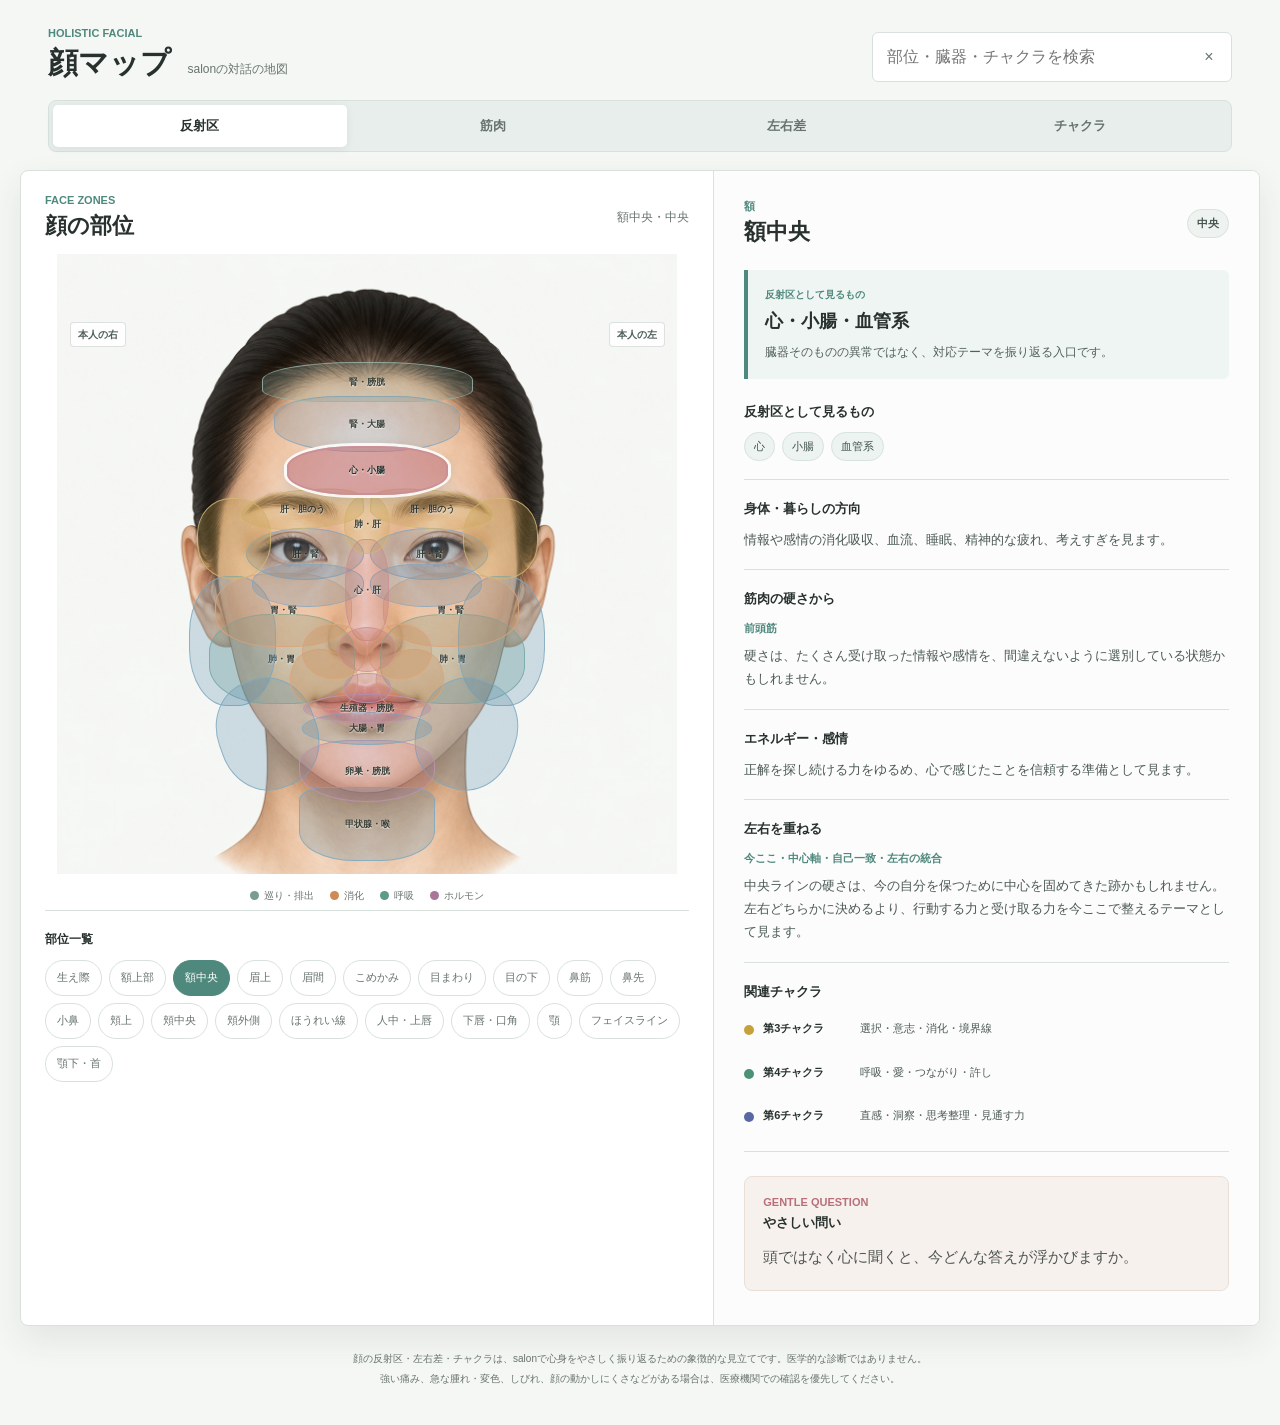
<file: face-map/index.html>
<!doctype html>
<html lang="ja">
<head>
  <meta charset="utf-8">
  <meta name="viewport" content="width=device-width, initial-scale=1">
  <meta name="theme-color" content="#f5f7f4">
  <meta name="description" content="顔の部位から臓器反射区、筋肉、左右差、チャクラのテーマを確認できるsalon用ホリスティックフェイシャル顔マップ。">
  <title>ホリスティックフェイシャル 顔マップ</title>
  <link rel="stylesheet" href="./styles.css">
</head>
<body>
  <header class="app-header">
    <div>
      <p class="eyebrow">HOLISTIC FACIAL</p>
      <h1>顔マップ</h1>
      <p class="header-note">salonの対話の地図</p>
    </div>
    <div class="search" role="search">
      <label class="sr-only" for="zoneSearch">顔の部位や臓器を検索</label>
      <input id="zoneSearch" type="search" inputmode="search" autocomplete="off" placeholder="部位・臓器・チャクラを検索">
      <button id="clearSearch" class="clear-search" type="button" title="検索を消す" aria-label="検索を消す">×</button>
    </div>
  </header>

  <nav class="mode-tabs" aria-label="顔マップの表示">
    <button type="button" class="mode-tab is-active" data-mode="organs" aria-pressed="true">反射区</button>
    <button type="button" class="mode-tab" data-mode="muscles" aria-pressed="false">筋肉</button>
    <button type="button" class="mode-tab" data-mode="sides" aria-pressed="false">左右差</button>
    <button type="button" class="mode-tab" data-mode="chakras" aria-pressed="false">チャクラ</button>
  </nav>

  <main class="workspace">
    <section class="map-pane" aria-labelledby="mapTitle">
      <div class="pane-heading">
        <div>
          <p class="section-label">FACE ZONES</p>
          <h2 id="mapTitle">顔の部位</h2>
        </div>
        <p id="selectionLabel" class="selection-label" aria-live="polite">額中央</p>
      </div>

      <div id="faceStage" class="face-stage" data-mode="organs">
        <img src="./assets/face-base.png" alt="正面を向いた顔のイラスト">
        <span class="side-marker side-marker-right">本人の右</span>
        <span class="side-marker side-marker-left">本人の左</span>
        <div id="faceOverlay" class="face-overlay" aria-label="顔の反射区"></div>
      </div>

      <div id="mapLegend" class="map-legend" aria-live="polite"></div>

      <div class="zone-index">
        <h3>部位一覧</h3>
        <div id="zoneChips" class="zone-chips"></div>
        <p id="noResults" class="no-results" hidden>一致する部位がありません</p>
      </div>
    </section>

    <aside class="detail-pane" aria-labelledby="detailTitle">
      <div class="detail-heading">
        <div>
          <p id="detailKicker" class="section-label">額</p>
          <h2 id="detailTitle">額中央</h2>
        </div>
        <span id="sideBadge" class="side-badge">中央</span>
      </div>

      <div id="primaryReading" class="primary-reading"></div>

      <section class="detail-section" aria-labelledby="organsTitle">
        <h3 id="organsTitle">反射区として見るもの</h3>
        <div id="organTags" class="tag-list"></div>
      </section>

      <section class="detail-section" aria-labelledby="bodyTitle">
        <h3 id="bodyTitle">身体・暮らしの方向</h3>
        <p id="bodyReading"></p>
      </section>

      <section class="detail-section" aria-labelledby="muscleTitle">
        <h3 id="muscleTitle">筋肉の硬さから</h3>
        <p id="muscleName" class="detail-meta"></p>
        <p id="muscleReading"></p>
      </section>

      <section class="detail-section" aria-labelledby="energyTitle">
        <h3 id="energyTitle">エネルギー・感情</h3>
        <p id="energyReading"></p>
      </section>

      <section class="detail-section" aria-labelledby="sideTitle">
        <h3 id="sideTitle">左右を重ねる</h3>
        <p id="sideKeywords" class="detail-meta"></p>
        <p id="sideReading"></p>
      </section>

      <section class="detail-section" aria-labelledby="chakraTitle">
        <h3 id="chakraTitle">関連チャクラ</h3>
        <div id="chakraList" class="chakra-list"></div>
      </section>

      <section class="reflection" aria-labelledby="questionTitle">
        <p class="section-label">GENTLE QUESTION</p>
        <h3 id="questionTitle">やさしい問い</h3>
        <p id="reflectionQuestion"></p>
      </section>
    </aside>
  </main>

  <footer>
    <p>顔の反射区・左右差・チャクラは、salonで心身をやさしく振り返るための象徴的な見立てです。医学的な診断ではありません。</p>
    <p>強い痛み、急な腫れ・変色、しびれ、顔の動かしにくさなどがある場合は、医療機関での確認を優先してください。</p>
  </footer>

  <script src="./app.js"></script>
</body>
</html>
</file>
<file: face-map/styles.css>
:root {
  --bg: #f5f7f4;
  --surface: #ffffff;
  --surface-soft: #eef3f0;
  --ink: #28312e;
  --ink-soft: #68736e;
  --line: #d9e1dd;
  --rose: #b86f79;
  --teal: #4f887d;
  --gold: #b18b3f;
  --blue: #527e9e;
  --focus: #236f86;
  --shadow: 0 14px 34px rgba(39, 54, 49, 0.09);
}

* {
  box-sizing: border-box;
}

html {
  scroll-behavior: smooth;
}

body {
  margin: 0;
  min-width: 320px;
  min-height: 100vh;
  color: var(--ink);
  background: var(--bg);
  font-family: "BIZ UDPGothic", "Yu Gothic", "Hiragino Kaku Gothic ProN", sans-serif;
  line-height: 1.75;
  letter-spacing: 0;
  -webkit-font-smoothing: antialiased;
}

button,
input {
  font: inherit;
  letter-spacing: 0;
}

button {
  color: inherit;
}

button:focus-visible,
input:focus-visible {
  outline: 3px solid rgba(35, 111, 134, 0.25);
  outline-offset: 2px;
}

.sr-only {
  position: absolute;
  width: 1px;
  height: 1px;
  padding: 0;
  margin: -1px;
  overflow: hidden;
  clip: rect(0, 0, 0, 0);
  white-space: nowrap;
  border: 0;
}

.app-header {
  display: flex;
  align-items: flex-end;
  justify-content: space-between;
  gap: 28px;
  max-width: 1240px;
  margin: 0 auto;
  padding: 26px 28px 18px;
}

.eyebrow,
.section-label {
  margin: 0 0 2px;
  color: var(--teal);
  font-size: 11px;
  font-weight: 700;
  line-height: 1.4;
}

h1,
h2,
h3,
p {
  margin-top: 0;
}

h1 {
  display: inline;
  margin: 0;
  font-family: "Yu Mincho", "Hiragino Mincho ProN", serif;
  font-size: 30px;
  font-weight: 600;
  line-height: 1.3;
}

.header-note {
  display: inline;
  margin: 0 0 0 12px;
  color: var(--ink-soft);
  font-size: 12px;
}

.search {
  position: relative;
  width: min(360px, 42vw);
}

.search input {
  width: 100%;
  min-height: 44px;
  padding: 10px 42px 10px 14px;
  color: var(--ink);
  background: var(--surface);
  border: 1px solid var(--line);
  border-radius: 6px;
  appearance: none;
}

.search input::-webkit-search-cancel-button {
  display: none;
}

.clear-search {
  position: absolute;
  top: 50%;
  right: 7px;
  width: 32px;
  height: 32px;
  padding: 0;
  transform: translateY(-50%);
  color: var(--ink-soft);
  background: transparent;
  border: 0;
  border-radius: 50%;
  cursor: pointer;
}

.mode-tabs {
  display: grid;
  grid-template-columns: repeat(4, minmax(0, 1fr));
  max-width: 1184px;
  margin: 0 auto 18px;
  padding: 4px;
  background: #e8eeeb;
  border: 1px solid var(--line);
  border-radius: 8px;
}

.mode-tab {
  min-height: 42px;
  padding: 8px 12px;
  color: var(--ink-soft);
  background: transparent;
  border: 0;
  border-radius: 5px;
  cursor: pointer;
  font-size: 13px;
  font-weight: 700;
}

.mode-tab.is-active {
  color: var(--ink);
  background: var(--surface);
  box-shadow: 0 2px 8px rgba(39, 54, 49, 0.08);
}

.workspace {
  display: grid;
  grid-template-columns: minmax(0, 1.12fr) minmax(340px, 0.88fr);
  gap: 0;
  max-width: 1240px;
  margin: 0 auto;
  overflow: hidden;
  background: var(--surface);
  border: 1px solid var(--line);
  border-radius: 8px;
  box-shadow: var(--shadow);
}

.map-pane,
.detail-pane {
  min-width: 0;
}

.map-pane {
  padding: 22px 24px 26px;
  border-right: 1px solid var(--line);
}

.detail-pane {
  padding: 28px 30px 34px;
  background: #fbfcfb;
}

.pane-heading,
.detail-heading {
  display: flex;
  align-items: center;
  justify-content: space-between;
  gap: 18px;
}

.pane-heading h2,
.detail-heading h2 {
  margin: 0;
  font-family: "Yu Mincho", "Hiragino Mincho ProN", serif;
  font-size: 22px;
  font-weight: 600;
  line-height: 1.4;
}

.selection-label {
  max-width: 45%;
  margin: 0;
  overflow: hidden;
  color: var(--ink-soft);
  font-size: 12px;
  text-overflow: ellipsis;
  white-space: nowrap;
}

.face-stage {
  position: relative;
  width: min(100%, 620px);
  aspect-ratio: 1 / 1;
  margin: 12px auto 0;
  overflow: hidden;
  isolation: isolate;
  background: #f5f7f4;
}

.face-stage img {
  display: block;
  width: 100%;
  height: 100%;
  object-fit: cover;
  user-select: none;
  -webkit-user-drag: none;
}

.face-overlay {
  position: absolute;
  inset: 0;
}

.side-marker {
  position: absolute;
  top: 11%;
  z-index: 500;
  padding: 3px 7px;
  color: #4d5d57;
  background: rgba(255, 255, 255, 0.84);
  border: 1px solid rgba(91, 111, 103, 0.2);
  border-radius: 4px;
  font-size: 10px;
  font-weight: 700;
  pointer-events: none;
}

.side-marker-right {
  left: 2%;
}

.side-marker-left {
  right: 2%;
}

.hotspot {
  position: absolute;
  left: var(--x);
  top: var(--y);
  z-index: var(--z);
  display: grid;
  width: var(--w);
  height: var(--h);
  place-items: center;
  padding: 2px;
  transform: rotate(var(--rotate, 0deg));
  color: #23302b;
  background: color-mix(in srgb, var(--spot-color) 30%, transparent);
  border: 1px solid color-mix(in srgb, var(--spot-color) 78%, #ffffff);
  border-radius: var(--radius, 45%);
  clip-path: var(--clip, none);
  cursor: pointer;
  opacity: 0.88;
  transition: opacity 140ms ease, background-color 140ms ease, box-shadow 140ms ease;
  -webkit-tap-highlight-color: transparent;
}

.hotspot:hover,
.hotspot:focus-visible {
  z-index: 700;
  opacity: 1;
  background: color-mix(in srgb, var(--spot-color) 48%, transparent);
  box-shadow: 0 0 0 3px rgba(255, 255, 255, 0.82);
}

.hotspot.is-selected {
  z-index: 680;
  opacity: 1;
  background: color-mix(in srgb, var(--spot-color) 56%, transparent);
  border-width: 2px;
  box-shadow: 0 0 0 3px rgba(255, 255, 255, 0.88), 0 6px 16px rgba(36, 54, 48, 0.2);
}

.hotspot.is-filtered-out {
  opacity: 0.08;
  pointer-events: none;
}

.hotspot-label {
  display: none;
  max-width: 100%;
  overflow: hidden;
  transform: rotate(calc(-1 * var(--rotate, 0deg)));
  font-size: 9px;
  font-weight: 700;
  line-height: 1.2;
  text-align: center;
  text-overflow: ellipsis;
  text-shadow: 0 1px 2px rgba(255, 255, 255, 0.95);
  white-space: nowrap;
  pointer-events: none;
}

.hotspot.show-label .hotspot-label,
.hotspot.is-selected .hotspot-label {
  display: block;
}

.map-legend {
  display: flex;
  flex-wrap: wrap;
  justify-content: center;
  gap: 8px 16px;
  min-height: 28px;
  margin-top: 8px;
  color: var(--ink-soft);
  font-size: 10px;
}

.legend-item {
  display: inline-flex;
  align-items: center;
  gap: 5px;
}

.legend-swatch {
  width: 9px;
  height: 9px;
  background: var(--legend-color);
  border-radius: 50%;
}

.zone-index {
  padding-top: 18px;
  border-top: 1px solid var(--line);
}

.zone-index h3 {
  margin-bottom: 10px;
  font-size: 12px;
  font-weight: 700;
}

.zone-chips {
  display: flex;
  flex-wrap: wrap;
  gap: 7px;
}

.zone-chip {
  min-height: 36px;
  padding: 7px 11px;
  color: var(--ink-soft);
  background: var(--surface);
  border: 1px solid var(--line);
  border-radius: 999px;
  cursor: pointer;
  font-size: 11px;
}

.zone-chip:hover,
.zone-chip:focus-visible {
  color: var(--ink);
  border-color: #96aaa2;
}

.zone-chip.is-selected {
  color: #ffffff;
  background: var(--teal);
  border-color: var(--teal);
}

.zone-chip[hidden] {
  display: none;
}

.no-results {
  margin: 10px 0 0;
  color: var(--ink-soft);
  font-size: 12px;
}

.side-badge {
  flex: 0 0 auto;
  padding: 4px 9px;
  color: #46544f;
  background: var(--surface-soft);
  border: 1px solid var(--line);
  border-radius: 999px;
  font-size: 11px;
  font-weight: 700;
}

.primary-reading {
  margin: 22px 0 4px;
  padding: 16px 17px;
  background: #eff5f2;
  border-left: 4px solid var(--teal);
  border-radius: 0 6px 6px 0;
}

.primary-reading .primary-label {
  display: block;
  margin-bottom: 4px;
  color: var(--teal);
  font-size: 10px;
  font-weight: 700;
}

.primary-reading strong {
  display: block;
  font-family: "Yu Mincho", "Hiragino Mincho ProN", serif;
  font-size: 18px;
  font-weight: 600;
  line-height: 1.65;
}

.primary-reading p {
  margin: 5px 0 0;
  color: #53615c;
  font-size: 12px;
}

.detail-section {
  padding: 18px 0;
  border-bottom: 1px solid var(--line);
}

.detail-section h3,
.reflection h3 {
  margin-bottom: 8px;
  font-size: 13px;
  font-weight: 700;
}

.detail-section p {
  margin-bottom: 0;
  color: #4d5a55;
  font-size: 13px;
}

.detail-meta {
  margin-bottom: 7px !important;
  color: var(--teal) !important;
  font-size: 11px !important;
  font-weight: 700;
}

.tag-list {
  display: flex;
  flex-wrap: wrap;
  gap: 7px;
}

.tag {
  padding: 4px 9px;
  color: #40514b;
  background: #edf3f0;
  border: 1px solid #d7e3de;
  border-radius: 999px;
  font-size: 11px;
}

.chakra-list {
  display: grid;
  gap: 8px;
}

.chakra-row {
  display: grid;
  grid-template-columns: 10px 88px 1fr;
  gap: 9px;
  align-items: start;
  padding: 8px 0;
  color: #4d5a55;
  font-size: 11px;
}

.chakra-dot {
  width: 10px;
  height: 10px;
  margin-top: 6px;
  background: var(--chakra-color);
  border-radius: 50%;
}

.chakra-name {
  color: var(--ink);
  font-weight: 700;
}

.reflection {
  margin-top: 24px;
  padding: 18px;
  background: #f7f1ed;
  border: 1px solid #eadfd7;
  border-radius: 8px;
}

.reflection .section-label {
  color: var(--rose);
}

.reflection p:last-child {
  margin-bottom: 0;
  color: #4d5552;
  font-family: "Yu Mincho", "Hiragino Mincho ProN", serif;
  font-size: 15px;
  line-height: 1.9;
}

footer {
  max-width: 1120px;
  margin: 24px auto 0;
  padding: 0 28px 34px;
  color: var(--ink-soft);
  font-size: 10px;
  text-align: center;
}

footer p {
  margin-bottom: 3px;
}

@media (max-width: 880px) {
  .app-header {
    padding: 20px 18px 14px;
  }

  .mode-tabs {
    margin-right: 18px;
    margin-left: 18px;
  }

  .workspace {
    display: block;
    margin: 0 18px;
  }

  .map-pane {
    border-right: 0;
    border-bottom: 1px solid var(--line);
  }

  .detail-pane {
    padding: 26px 24px 32px;
  }
}

@media (max-width: 560px) {
  .app-header {
    display: block;
  }

  h1 {
    font-size: 27px;
  }

  .header-note {
    font-size: 11px;
  }

  .search {
    width: 100%;
    margin-top: 14px;
  }

  .mode-tabs {
    margin-bottom: 12px;
    padding: 3px;
  }

  .mode-tab {
    min-height: 40px;
    padding: 7px 3px;
    font-size: 11px;
  }

  .workspace {
    margin: 0 10px;
  }

  .map-pane {
    padding: 18px 10px 22px;
  }

  .pane-heading {
    padding: 0 4px;
  }

  .face-stage {
    width: 100%;
  }

  .hotspot-label {
    font-size: 7px;
  }

  .hotspot.show-label:not(.is-selected) .hotspot-label {
    display: none;
  }

  .zone-index {
    margin: 0 4px;
  }

  .zone-chips {
    flex-wrap: nowrap;
    padding-bottom: 5px;
    overflow-x: auto;
    scrollbar-width: thin;
  }

  .zone-chip {
    flex: 0 0 auto;
  }

  .detail-pane {
    padding: 24px 18px 30px;
  }

  .detail-heading h2 {
    font-size: 21px;
  }

  .chakra-row {
    grid-template-columns: 10px 78px 1fr;
    gap: 7px;
  }

  footer {
    padding-right: 18px;
    padding-left: 18px;
    text-align: left;
  }
}

@media (prefers-reduced-motion: reduce) {
  html {
    scroll-behavior: auto;
  }

  .hotspot {
    transition: none;
  }
}
</file>
